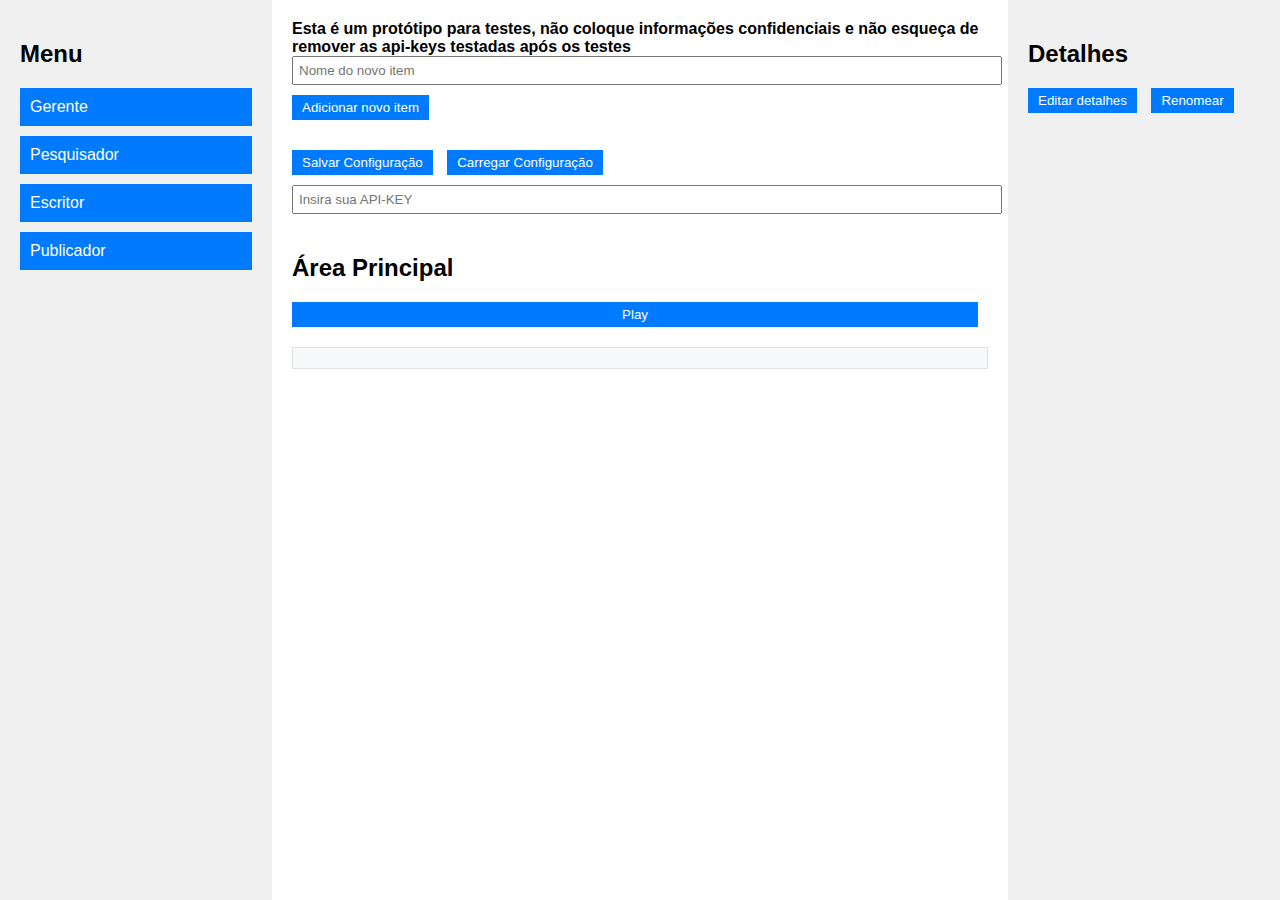
<file: index.html>
<!DOCTYPE html>
<html lang="pt-BR">
<head>
    <meta charset="UTF-8">
    <meta name="viewport" content="width=device-width, initial-scale=1.0">
    <title>Agentes IMG²</title>
    <style>
        body {
            font-family: Arial, sans-serif;
            margin: 0;
            padding: 0;
            display: flex;
            height: 100vh;
        }
        .menu, .details {
            width: 20%;
            background-color: #f0f0f0;
            padding: 20px;
            overflow-y: auto;
        }
        .main-area {
            width: 60%;
            padding: 20px;
            display: flex;
            flex-direction: column;
            overflow-y: auto;
        }
        .menu-item {
            margin: 10px 0;
            padding: 10px;
            background-color: #007bff;
            color: white;
            cursor: move;
        }
        .dropped-item {
            display: inline-block;
            margin: 10px;
            padding: 10px;
            background-color: #28a745;
            color: white;
            cursor: move;
        }
        .remove-btn {
            margin-left: 5px;
            color: red;
            cursor: pointer;
        }
        #newItemForm, #editForm, #renameForm {
            margin-bottom: 20px;
        }
        #newItemInput, #editInput, #renameInput {
            width: 100%;
            padding: 5px;
            margin-bottom: 10px;
        }
        button {
            padding: 5px 10px;
            background-color: #007bff;
            color: white;
            border: none;
            cursor: pointer;
            margin-right: 10px;
        }
        #editForm, #renameForm {
            display: none;
        }
        #playArea {
            margin-top: 20px;
            padding: 10px;
            background-color: #f8f9fa;
            border: 1px solid #dee2e6;
        }
        .play-item {
            border: 1px solid #ddd;
            padding: 10px;
            margin-bottom: 10px;
        }
        .gpt-response {
            background-color: #f0f0f0;
            padding: 10px;
            margin-top: 10px;
            border-radius: 5px;
        }
        .action-buttons {
            margin-top: 10px;
            margin-bottom: 10px;
        }
        .action-buttons button {
            margin-right: 10px;
        }
        .api-key-form {
            margin-bottom: 20px;
        }

        .api-key-form input {
            width: 100%;
            padding: 5px;
        }
    </style>
</head>
<body>
    <div class="menu" id="menu">
        <h2>Menu</h2>
        <div id="menuItems">
            <div class="menu-item" draggable="true">Gerente</div>
            <div class="menu-item" draggable="true">Pesquisador</div>
            <div class="menu-item" draggable="true">Escritor</div>
            <div class="menu-item" draggable="true">Publicador</div>
        </div>
    </div>
    
    <div class="main-area" id="mainArea">
        <b>Esta é um protótipo para testes, não coloque informações confidenciais e não esqueça de remover as api-keys testadas após os testes</b>
        <form id="newItemForm">
            <input type="text" id="newItemInput" placeholder="Nome do novo item">
            <button type="submit">Adicionar novo item</button>
        </form>
        <div class="action-buttons">
            <button id="saveButton">Salvar Configuração</button>
            <button id="loadButton">Carregar Configuração</button>
        </div>
        <div class="api-key-form">
            <input type="password" id="apiKeyInput" placeholder="Insira sua API-KEY">
        </div>
        <h2>Área Principal</h2>
        <div id="droppedItems"></div>
        <button id="playButton">Play</button>
        <div id="playArea"></div>
    </div>
    
    <div class="details" id="details">
        <h2>Detalhes</h2>
        <p id="itemDetails"></p>
        <button id="editButton">Editar detalhes</button>
        <button id="renameButton">Renomear</button>
        <form id="editForm">
            <textarea id="editInput" rows="4"></textarea>
            <button type="submit">Salvar</button>
        </form>
        <form id="renameForm">
            <input type="text" id="renameInput" placeholder="Novo nome">
            <button type="submit">Salvar nome</button>
        </form>
    </div>
    <script>
        const menu = document.getElementById('menu');
        const menuItems = document.getElementById('menuItems');
        const mainArea = document.getElementById('mainArea');
        const droppedItems = document.getElementById('droppedItems');
        const itemDetails = document.getElementById('itemDetails');
        const newItemForm = document.getElementById('newItemForm');
        const newItemInput = document.getElementById('newItemInput');
        const editButton = document.getElementById('editButton');
        const editForm = document.getElementById('editForm');
        const editInput = document.getElementById('editInput');
        const renameButton = document.getElementById('renameButton');
        const renameForm = document.getElementById('renameForm');
        const renameInput = document.getElementById('renameInput');
        const playButton = document.getElementById('playButton');
        const playArea = document.getElementById('playArea');
        const saveButton = document.getElementById('saveButton');
        const loadButton = document.getElementById('loadButton');
        const apiKeyInput = document.getElementById('apiKeyInput');

        let selectedItem = null;
        let dragSrcEl = null;
        let apiKey = '';

        function createMenuItem(text) {
            const newItem = document.createElement('div');
            newItem.className = 'menu-item';
            newItem.draggable = true;
            newItem.textContent = text;
            newItem.addEventListener('dragstart', function(e) {
                e.dataTransfer.setData('text/plain', text);
            });
            return newItem;
        }
        newItemForm.addEventListener('submit', function(e) {
            e.preventDefault();
            const newItemName = newItemInput.value.trim();
            if (newItemName) {
                const newItem = createMenuItem(newItemName);
                menuItems.appendChild(newItem);
                newItemInput.value = '';
            }
        });

        mainArea.addEventListener('dragover', function(e) {
            e.preventDefault();
        });

        mainArea.addEventListener('drop', function(e) {
            e.preventDefault();
            const data = e.dataTransfer.getData('text');
            const newItem = createDroppedItem(data);
            droppedItems.appendChild(newItem);
        });

        function createDroppedItem(data) {
            const newItem = document.createElement('div');
            newItem.className = 'dropped-item';
            newItem.textContent = data;
            newItem.details = `Fale uma palavra sobre: "${data}". `;
            newItem.originalDetails = newItem.details;
            newItem.draggable = true;
            
            const removeBtn = document.createElement('span');
            removeBtn.textContent = ' ×';
            removeBtn.className = 'remove-btn';
            removeBtn.onclick = function(event) {
                event.stopPropagation();
                droppedItems.removeChild(newItem);
                itemDetails.textContent = '';
                editButton.style.display = 'none';
                editForm.style.display = 'none';
                renameButton.style.display = 'none';
                renameForm.style.display = 'none';
                selectedItem = null;
            };
            
            newItem.appendChild(removeBtn);
            newItem.onclick = function() {
                selectedItem = newItem;
                itemDetails.textContent = newItem.details;
                editButton.style.display = 'block';
                renameButton.style.display = 'block';
                editForm.style.display = 'none';
                renameForm.style.display = 'none';
            };

            newItem.addEventListener('dragstart', dragStart);
            newItem.addEventListener('dragover', dragOver);
            newItem.addEventListener('drop', drop);
            newItem.addEventListener('dragend', dragEnd);
            
            return newItem;
        }

        function dragStart(e) {
            this.style.opacity = '0.4';
            dragSrcEl = this;
            e.dataTransfer.effectAllowed = 'move';
            e.dataTransfer.setData('text/html', this.innerHTML);
        }

        function dragOver(e) {
            e.preventDefault();
            e.dataTransfer.dropEffect = 'move';
            return false;
        }

        function drop(e) {
            e.stopPropagation();
            e.preventDefault();
            if (dragSrcEl !== this) {
                dragSrcEl.innerHTML = this.innerHTML;
                this.innerHTML = e.dataTransfer.getData('text/html');
                let tempDetails = dragSrcEl.details;
                let tempOriginalDetails = dragSrcEl.originalDetails;
                dragSrcEl.details = this.details;
                dragSrcEl.originalDetails = this.originalDetails;
                this.details = tempDetails;
                this.originalDetails = tempOriginalDetails;
                
                updateEventListeners(dragSrcEl);
                updateEventListeners(this);
                
                if (selectedItem === dragSrcEl) {
                    selectedItem = this;
                    itemDetails.textContent = this.details;
                } else if (selectedItem === this) {
                    selectedItem = dragSrcEl;
                    itemDetails.textContent = dragSrcEl.details;
                }
            }
            
            return false;
        }

        function dragEnd() {
            this.style.opacity = '1';
        }

        function updateEventListeners(item) {
            item.onclick = function() {
                selectedItem = item;
                itemDetails.textContent = item.details;
                editButton.style.display = 'block';
                renameButton.style.display = 'block';
                editForm.style.display = 'none';
                renameForm.style.display = 'none';
            };
            
            item.querySelector('.remove-btn').onclick = function(event) {
                event.stopPropagation();
                droppedItems.removeChild(item);
                itemDetails.textContent = '';
                editButton.style.display = 'none';
                editForm.style.display = 'none';
                renameButton.style.display = 'none';
                renameForm.style.display = 'none';
                selectedItem = null;
            };
        }

        editButton.addEventListener('click', function() {
            if (selectedItem) {
                editInput.value = selectedItem.details;
                editForm.style.display = 'block';
                renameForm.style.display = 'none';
                editButton.style.display = 'none';
                renameButton.style.display = 'none';
            }
        });

        editForm.addEventListener('submit', function(e) {
            e.preventDefault();
            if (selectedItem) {
                selectedItem.details = editInput.value;
                selectedItem.originalDetails = editInput.value;
                itemDetails.textContent = selectedItem.details;
                editForm.style.display = 'none';
                editButton.style.display = 'block';
                renameButton.style.display = 'block';
            }
        });

        renameButton.addEventListener('click', function() {
            if (selectedItem) {
                renameInput.value = selectedItem.textContent.replace('×', '').trim();
                renameForm.style.display = 'block';
                editForm.style.display = 'none';
                editButton.style.display = 'none';
                renameButton.style.display = 'none';
            }
        });

        renameForm.addEventListener('submit', function(e) {
            e.preventDefault();
            if (selectedItem) {
                const newName = renameInput.value.trim();
                if (newName) {
                    selectedItem.textContent = newName;
                    selectedItem.appendChild(selectedItem.querySelector('.remove-btn'));
                    selectedItem.details = selectedItem.details.replace(/dentro do\(a\) "[^"]+"/,
                                                                       `dentro do(a) "${newName}"`);
                    selectedItem.originalDetails = selectedItem.originalDetails.replace(/dentro do\(a\) "[^"]+"/,
                                                                                        `dentro do(a) "${newName}"`);
                    itemDetails.textContent = selectedItem.details;
                    renameForm.style.display = 'none';
                    editButton.style.display = 'block';
                    renameButton.style.display = 'block';
                }
            }
        });

        playButton.addEventListener('click', async function() {
            const items = droppedItems.querySelectorAll('.dropped-item');
            playArea.innerHTML = '';
            
            let previousResponse = '';

            for (let i = 0; i < items.length; i++) {
                const item = items[i];
                const playItem = document.createElement('div');
                playItem.className = 'play-item';
                
                let prompt = item.originalDetails; // Use originalDetails instead of details
                if (previousResponse) {
                    prompt += ` Considere que a resposta anterior foi: "${previousResponse}".`;
                }
                const itemContent = document.createElement('p');
                itemContent.textContent = `${item.textContent.replace('×', '')}: ${prompt}`;
                playItem.appendChild(itemContent);
                
                const gptResponse = document.createElement('div');
                gptResponse.className = 'gpt-response';
                gptResponse.textContent = 'Consultando GPT-4...';
                playItem.appendChild(gptResponse);
                
                playArea.appendChild(playItem);
                try {
                    const response = await fetchGPT4Response(prompt);
                    gptResponse.textContent = response;
                    previousResponse = response;
                } catch (error) {
                    gptResponse.textContent = 'Erro ao consultar GPT-4: ' + error.message;
                    previousResponse = '';
                }
            }
            
            if (items.length === 0) {
                playArea.textContent = 'Nenhum item para reproduzir.';
            }
        });

        async function fetchGPT4Response(prompt) {
            // Salve a API-KEY no localStorage
            localStorage.setItem('apiKey', apiKey);
            const API_URL = 'https://api.openai.com/v1/chat/completions';

            const response = await fetch(API_URL, {
                method: 'POST',
                headers: {
                    'Content-Type': 'application/json',
                    'Authorization': `Bearer ${apiKey}`
                },
                body: JSON.stringify({
                    model: "gpt-4o-mini",
                    temperature: 1.5,
                    messages: [
                        {role: "system", content: "Você é um assistente útil que responde perguntas sobre ambientes e objetos."},
                        {role: "user", content: prompt}
                    ],
                    max_tokens: 16_384
                })
            });

            if (!response.ok) {
                throw new Error(`HTTP error! status: ${response.status}`);
            }

            const data = await response.json();
            return data.choices[0].message.content.trim();
        }

        document.querySelectorAll('.menu-item').forEach(item => {
            item.addEventListener('dragstart', function(e) {
                e.dataTransfer.setData('text/plain', item.textContent);
            });
        });

        saveButton.addEventListener('click', saveConfiguration);
        loadButton.addEventListener('click', loadConfiguration);

        function saveConfiguration() {
            const items = Array.from(droppedItems.querySelectorAll('.dropped-item')).map(item => ({
                text: item.textContent.replace('×', '').trim(),
                details: item.details,
                originalDetails: item.originalDetails
            }));
            
            localStorage.setItem('savedConfiguration', JSON.stringify(items));
            //alert('Configuração salva com sucesso!');
        }

        function loadConfiguration() {
            const savedConfig = localStorage.getItem('savedConfiguration');
            if (savedConfig) {
                const items = JSON.parse(savedConfig);
                droppedItems.innerHTML = '';
                items.forEach(item => {
                    const newItem = createDroppedItem(item.text);
                    newItem.details = item.details;
                    newItem.originalDetails = item.originalDetails;
                    droppedItems.appendChild(newItem);
                });
                //alert('Configuração carregada com sucesso!');
            } else {
                alert('Nenhuma configuração salva encontrada.');
            }
        }

        apiKeyInput.addEventListener('blur', function() {
            const newApiKey = apiKeyInput.value.trim();
            if (newApiKey && newApiKey !== apiKey) {
                apiKey = newApiKey;
                //alert('API-KEY atualizada com sucesso!');
            } else if (!newApiKey) {
                alert('Por favor, insira uma API-KEY válida.');
            }
        });

        // Adicione esta função para carregar a API-KEY salva quando a página for carregada
        function loadApiKey() {
            const savedApiKey = localStorage.getItem('apiKey');
            if (savedApiKey) {
                apiKey = savedApiKey;
                apiKeyInput.value = savedApiKey;
            }
        }

        

        // Chame esta função quando a página for carregada
        document.addEventListener('DOMContentLoaded', loadApiKey);
    </script>
</body>
</html>
</file>
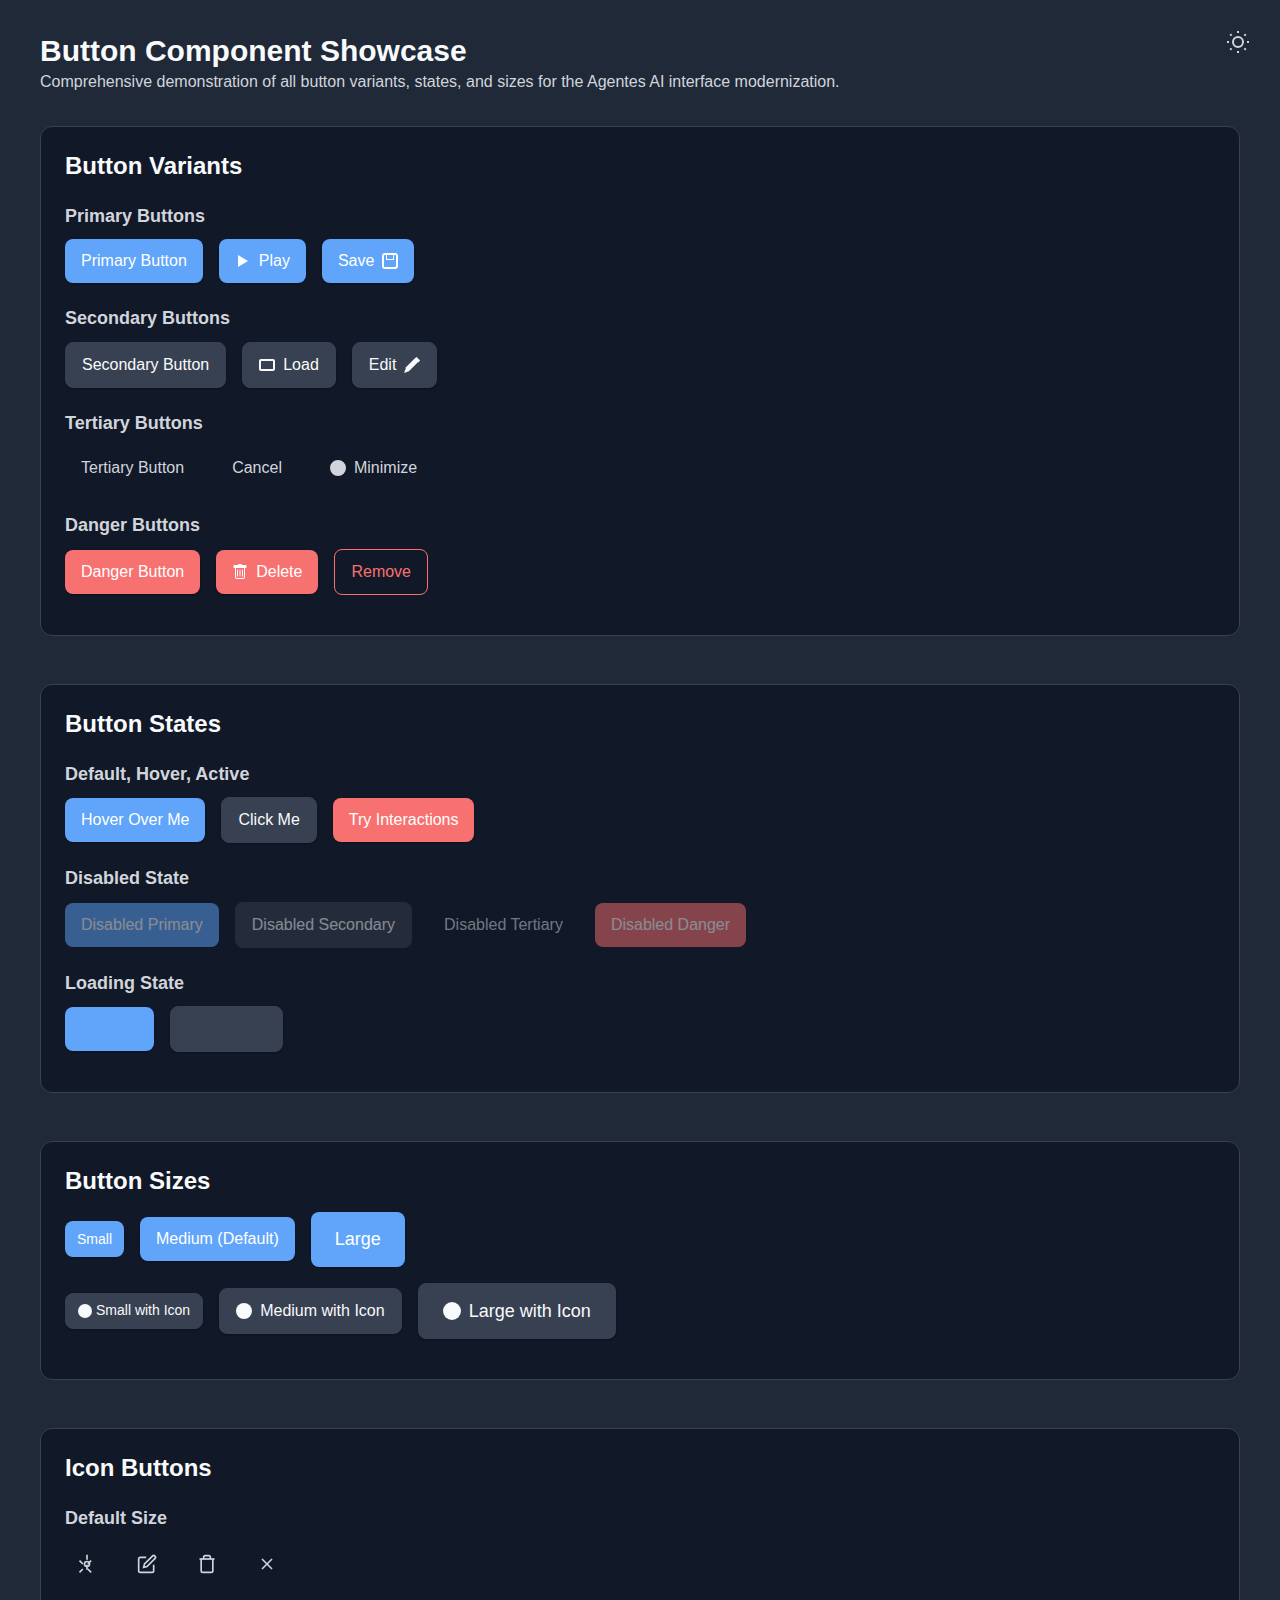
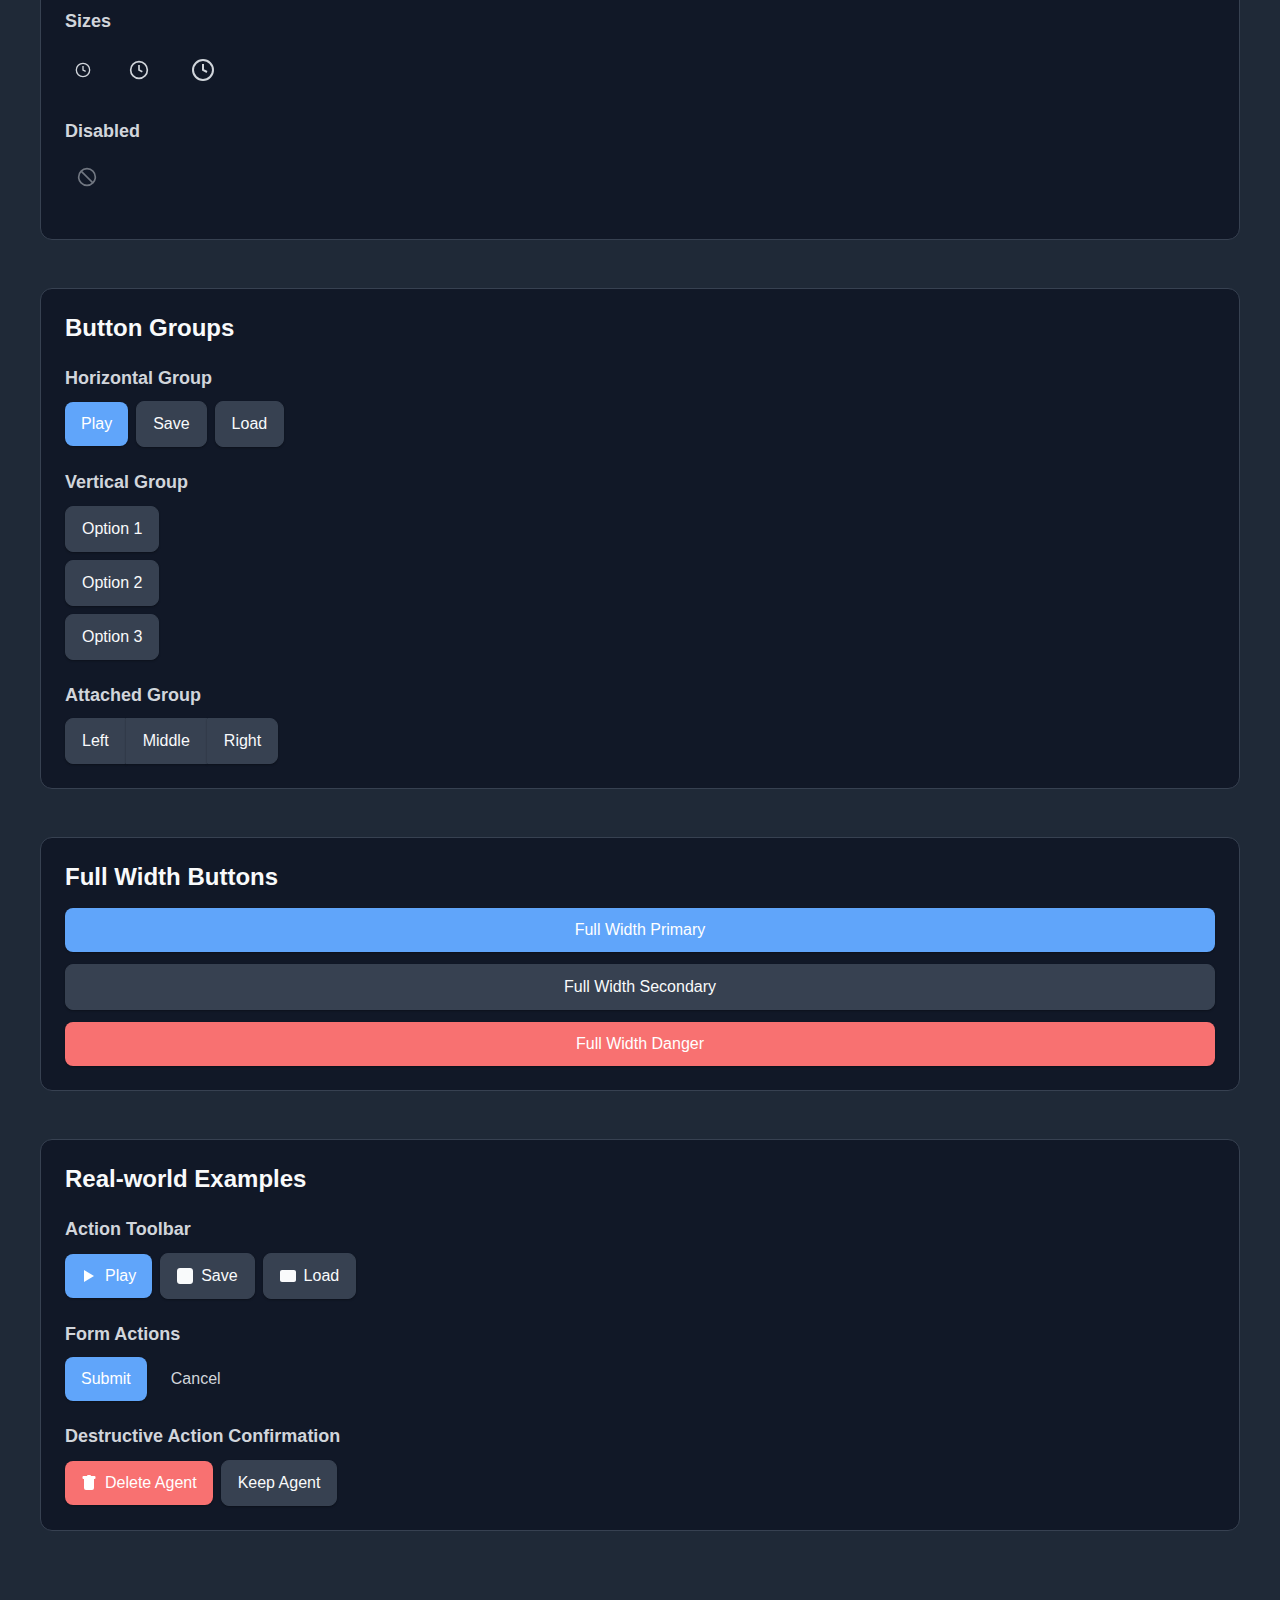
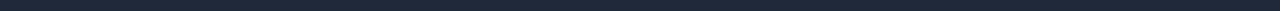
<file: demos/button-showcase.html>
<!DOCTYPE html>
<html lang="pt-BR">
<head>
    <meta charset="UTF-8">
    <meta name="viewport" content="width=device-width, initial-scale=1.0">
    <title>Button Component Showcase - Agentes AI</title>
    <link rel="stylesheet" href="../css/design-system.css">
    <link rel="stylesheet" href="../css/components/button.css">
    <style>
        body {
            padding: var(--spacing-8);
            max-width: 1200px;
            margin: 0 auto;
        }
        
        .showcase-section {
            margin-bottom: var(--spacing-12);
            padding: var(--spacing-6);
            background: var(--color-bg-primary);
            border-radius: var(--radius-lg);
            border: 1px solid var(--color-border);
        }
        
        .showcase-section h2 {
            margin-bottom: var(--spacing-4);
            color: var(--color-text-primary);
        }
        
        .showcase-section h3 {
            margin-top: var(--spacing-6);
            margin-bottom: var(--spacing-3);
            color: var(--color-text-secondary);
            font-size: var(--font-size-lg);
        }
        
        .button-row {
            display: flex;
            gap: var(--spacing-4);
            margin-bottom: var(--spacing-4);
            flex-wrap: wrap;
            align-items: center;
        }
        
        .demo-grid {
            display: grid;
            grid-template-columns: repeat(auto-fit, minmax(200px, 1fr));
            gap: var(--spacing-4);
            margin-bottom: var(--spacing-4);
        }
        
        .code-block {
            background: var(--color-bg-tertiary);
            padding: var(--spacing-3);
            border-radius: var(--radius-base);
            font-family: var(--font-family-mono);
            font-size: var(--font-size-sm);
            overflow-x: auto;
            margin-top: var(--spacing-2);
        }
        
        .theme-toggle-demo {
            position: fixed;
            top: var(--spacing-4);
            right: var(--spacing-4);
        }
    </style>
</head>
<body>
    <button class="icon-btn icon-btn--lg theme-toggle-demo" id="themeToggle" aria-label="Toggle theme">
        <svg width="24" height="24" viewBox="0 0 24 24" fill="none" stroke="currentColor" stroke-width="2">
            <circle cx="12" cy="12" r="5"/>
            <line x1="12" y1="1" x2="12" y2="3"/>
            <line x1="12" y1="21" x2="12" y2="23"/>
            <line x1="4.22" y1="4.22" x2="5.64" y2="5.64"/>
            <line x1="18.36" y1="18.36" x2="19.78" y2="19.78"/>
            <line x1="1" y1="12" x2="3" y2="12"/>
            <line x1="21" y1="12" x2="23" y2="12"/>
            <line x1="4.22" y1="19.78" x2="5.64" y2="18.36"/>
            <line x1="18.36" y1="5.64" x2="19.78" y2="4.22"/>
        </svg>
    </button>

    <h1>Button Component Showcase</h1>
    <p style="color: var(--color-text-secondary); margin-bottom: var(--spacing-8);">
        Comprehensive demonstration of all button variants, states, and sizes for the Agentes AI interface modernization.
    </p>

    <!-- Button Variants -->
    <section class="showcase-section">
        <h2>Button Variants</h2>
        
        <h3>Primary Buttons</h3>
        <div class="button-row">
            <button class="btn btn--primary">
                <span class="btn__text">Primary Button</span>
            </button>
            <button class="btn btn--primary">
                <span class="btn__icon">
                    <svg width="16" height="16" viewBox="0 0 16 16" fill="currentColor">
                        <path d="M3 2l10 6-10 6V2z"/>
                    </svg>
                </span>
                <span class="btn__text">Play</span>
            </button>
            <button class="btn btn--primary">
                <span class="btn__text">Save</span>
                <span class="btn__icon">
                    <svg width="16" height="16" viewBox="0 0 16 16" fill="currentColor">
                        <path d="M13 0H3C1.3 0 0 1.3 0 3v10c0 1.7 1.3 3 3 3h10c1.7 0 3-1.3 3-3V3c0-1.7-1.3-3-3-3zM11 2v4H5V2h6zM3 14c-.6 0-1-.4-1-1V3c0-.6.4-1 1-1h1v5h8V2h1c.6 0 1 .4 1 1v10c0 .6-.4 1-1 1H3z"/>
                    </svg>
                </span>
            </button>
        </div>
        
        <h3>Secondary Buttons</h3>
        <div class="button-row">
            <button class="btn btn--secondary">
                <span class="btn__text">Secondary Button</span>
            </button>
            <button class="btn btn--secondary">
                <span class="btn__icon">
                    <svg width="16" height="16" viewBox="0 0 16 16" fill="currentColor">
                        <path d="M14 2H2C.9 2 0 2.9 0 4v8c0 1.1.9 2 2 2h12c1.1 0 2-.9 2-2V4c0-1.1-.9-2-2-2zm0 10H2V4h12v8z"/>
                    </svg>
                </span>
                <span class="btn__text">Load</span>
            </button>
            <button class="btn btn--secondary">
                <span class="btn__text">Edit</span>
                <span class="btn__icon">
                    <svg width="16" height="16" viewBox="0 0 16 16" fill="currentColor">
                        <path d="M12.854.146a.5.5 0 0 0-.707 0L10.5 1.793 14.207 5.5l1.647-1.646a.5.5 0 0 0 0-.708l-3-3zm-11 11L0 16l4.854-1.854 9.5-9.5L10.647 1.5l-9.5 9.5z"/>
                    </svg>
                </span>
            </button>
        </div>
        
        <h3>Tertiary Buttons</h3>
        <div class="button-row">
            <button class="btn btn--tertiary">
                <span class="btn__text">Tertiary Button</span>
            </button>
            <button class="btn btn--tertiary">
                <span class="btn__text">Cancel</span>
            </button>
            <button class="btn btn--tertiary">
                <span class="btn__icon">
                    <svg width="16" height="16" viewBox="0 0 16 16" fill="currentColor">
                        <path d="M8 0a8 8 0 1 0 0 16A8 8 0 0 0 8 0zm3.5 7.5h-7a.5.5 0 0 0 0 1h7a.5.5 0 0 0 0-1z"/>
                    </svg>
                </span>
                <span class="btn__text">Minimize</span>
            </button>
        </div>
        
        <h3>Danger Buttons</h3>
        <div class="button-row">
            <button class="btn btn--danger">
                <span class="btn__text">Danger Button</span>
            </button>
            <button class="btn btn--danger">
                <span class="btn__icon">
                    <svg width="16" height="16" viewBox="0 0 16 16" fill="currentColor">
                        <path d="M5.5 5.5A.5.5 0 0 1 6 6v6a.5.5 0 0 1-1 0V6a.5.5 0 0 1 .5-.5zm2.5 0a.5.5 0 0 1 .5.5v6a.5.5 0 0 1-1 0V6a.5.5 0 0 1 .5-.5zm3 .5a.5.5 0 0 0-1 0v6a.5.5 0 0 0 1 0V6z"/>
                        <path d="M14.5 3a1 1 0 0 1-1 1H13v9a2 2 0 0 1-2 2H5a2 2 0 0 1-2-2V4h-.5a1 1 0 0 1-1-1V2a1 1 0 0 1 1-1H6a1 1 0 0 1 1-1h2a1 1 0 0 1 1 1h3.5a1 1 0 0 1 1 1v1zM4.118 4 4 4.059V13a1 1 0 0 0 1 1h6a1 1 0 0 0 1-1V4.059L11.882 4H4.118zM2.5 3V2h11v1h-11z"/>
                    </svg>
                </span>
                <span class="btn__text">Delete</span>
            </button>
            <button class="btn btn--danger-outline">
                <span class="btn__text">Remove</span>
            </button>
        </div>
    </section>

    <!-- Button States -->
    <section class="showcase-section">
        <h2>Button States</h2>
        
        <h3>Default, Hover, Active</h3>
        <div class="button-row">
            <button class="btn btn--primary">
                <span class="btn__text">Hover Over Me</span>
            </button>
            <button class="btn btn--secondary">
                <span class="btn__text">Click Me</span>
            </button>
            <button class="btn btn--danger">
                <span class="btn__text">Try Interactions</span>
            </button>
        </div>
        
        <h3>Disabled State</h3>
        <div class="button-row">
            <button class="btn btn--primary" disabled>
                <span class="btn__text">Disabled Primary</span>
            </button>
            <button class="btn btn--secondary" disabled>
                <span class="btn__text">Disabled Secondary</span>
            </button>
            <button class="btn btn--tertiary" disabled>
                <span class="btn__text">Disabled Tertiary</span>
            </button>
            <button class="btn btn--danger" disabled>
                <span class="btn__text">Disabled Danger</span>
            </button>
        </div>
        
        <h3>Loading State</h3>
        <div class="button-row">
            <button class="btn btn--primary btn--loading">
                <span class="btn__text">Loading</span>
                <span class="btn__spinner">
                    <svg width="16" height="16" viewBox="0 0 16 16" fill="none" stroke="currentColor" stroke-width="2">
                        <circle cx="8" cy="8" r="6" stroke-dasharray="30" stroke-dashoffset="10"/>
                    </svg>
                </span>
            </button>
            <button class="btn btn--secondary btn--loading">
                <span class="btn__text">Processing</span>
                <span class="btn__spinner">
                    <svg width="16" height="16" viewBox="0 0 16 16" fill="none" stroke="currentColor" stroke-width="2">
                        <circle cx="8" cy="8" r="6" stroke-dasharray="30" stroke-dashoffset="10"/>
                    </svg>
                </span>
            </button>
        </div>
    </section>

    <!-- Button Sizes -->
    <section class="showcase-section">
        <h2>Button Sizes</h2>
        
        <div class="button-row">
            <button class="btn btn--primary btn--sm">
                <span class="btn__text">Small</span>
            </button>
            <button class="btn btn--primary btn--md">
                <span class="btn__text">Medium (Default)</span>
            </button>
            <button class="btn btn--primary btn--lg">
                <span class="btn__text">Large</span>
            </button>
        </div>
        
        <div class="button-row">
            <button class="btn btn--secondary btn--sm">
                <span class="btn__icon">
                    <svg width="14" height="14" viewBox="0 0 16 16" fill="currentColor">
                        <path d="M8 0a8 8 0 1 0 0 16A8 8 0 0 0 8 0z"/>
                    </svg>
                </span>
                <span class="btn__text">Small with Icon</span>
            </button>
            <button class="btn btn--secondary btn--md">
                <span class="btn__icon">
                    <svg width="16" height="16" viewBox="0 0 16 16" fill="currentColor">
                        <path d="M8 0a8 8 0 1 0 0 16A8 8 0 0 0 8 0z"/>
                    </svg>
                </span>
                <span class="btn__text">Medium with Icon</span>
            </button>
            <button class="btn btn--secondary btn--lg">
                <span class="btn__icon">
                    <svg width="18" height="18" viewBox="0 0 16 16" fill="currentColor">
                        <path d="M8 0a8 8 0 1 0 0 16A8 8 0 0 0 8 0z"/>
                    </svg>
                </span>
                <span class="btn__text">Large with Icon</span>
            </button>
        </div>
    </section>

    <!-- Icon Buttons -->
    <section class="showcase-section">
        <h2>Icon Buttons</h2>
        
        <h3>Default Size</h3>
        <div class="button-row">
            <button class="icon-btn" aria-label="Settings">
                <svg width="20" height="20" viewBox="0 0 24 24" fill="none" stroke="currentColor" stroke-width="2">
                    <circle cx="12" cy="12" r="3"/>
                    <path d="M12 1v6m0 6v6m-5-7l-4-4m14 0l-4 4m-6 6l-4 4m14 0l-4-4"/>
                </svg>
            </button>
            <button class="icon-btn" aria-label="Edit">
                <svg width="20" height="20" viewBox="0 0 24 24" fill="none" stroke="currentColor" stroke-width="2">
                    <path d="M11 4H4a2 2 0 0 0-2 2v14a2 2 0 0 0 2 2h14a2 2 0 0 0 2-2v-7"/>
                    <path d="M18.5 2.5a2.121 2.121 0 0 1 3 3L12 15l-4 1 1-4 9.5-9.5z"/>
                </svg>
            </button>
            <button class="icon-btn" aria-label="Delete">
                <svg width="20" height="20" viewBox="0 0 24 24" fill="none" stroke="currentColor" stroke-width="2">
                    <polyline points="3 6 5 6 21 6"/>
                    <path d="M19 6v14a2 2 0 0 1-2 2H7a2 2 0 0 1-2-2V6m3 0V4a2 2 0 0 1 2-2h4a2 2 0 0 1 2 2v2"/>
                </svg>
            </button>
            <button class="icon-btn" aria-label="Close">
                <svg width="20" height="20" viewBox="0 0 24 24" fill="none" stroke="currentColor" stroke-width="2">
                    <line x1="18" y1="6" x2="6" y2="18"/>
                    <line x1="6" y1="6" x2="18" y2="18"/>
                </svg>
            </button>
        </div>
        
        <h3>Sizes</h3>
        <div class="button-row">
            <button class="icon-btn icon-btn--sm" aria-label="Small icon button">
                <svg width="16" height="16" viewBox="0 0 24 24" fill="none" stroke="currentColor" stroke-width="2">
                    <circle cx="12" cy="12" r="10"/>
                    <polyline points="12 6 12 12 16 14"/>
                </svg>
            </button>
            <button class="icon-btn" aria-label="Medium icon button">
                <svg width="20" height="20" viewBox="0 0 24 24" fill="none" stroke="currentColor" stroke-width="2">
                    <circle cx="12" cy="12" r="10"/>
                    <polyline points="12 6 12 12 16 14"/>
                </svg>
            </button>
            <button class="icon-btn icon-btn--lg" aria-label="Large icon button">
                <svg width="24" height="24" viewBox="0 0 24 24" fill="none" stroke="currentColor" stroke-width="2">
                    <circle cx="12" cy="12" r="10"/>
                    <polyline points="12 6 12 12 16 14"/>
                </svg>
            </button>
        </div>
        
        <h3>Disabled</h3>
        <div class="button-row">
            <button class="icon-btn" aria-label="Disabled icon button" disabled>
                <svg width="20" height="20" viewBox="0 0 24 24" fill="none" stroke="currentColor" stroke-width="2">
                    <circle cx="12" cy="12" r="10"/>
                    <line x1="4.93" y1="4.93" x2="19.07" y2="19.07"/>
                </svg>
            </button>
        </div>
    </section>

    <!-- Button Groups -->
    <section class="showcase-section">
        <h2>Button Groups</h2>
        
        <h3>Horizontal Group</h3>
        <div class="button-group">
            <button class="btn btn--primary">
                <span class="btn__text">Play</span>
            </button>
            <button class="btn btn--secondary">
                <span class="btn__text">Save</span>
            </button>
            <button class="btn btn--secondary">
                <span class="btn__text">Load</span>
            </button>
        </div>
        
        <h3>Vertical Group</h3>
        <div class="button-group button-group--vertical" style="max-width: 300px;">
            <button class="btn btn--secondary">
                <span class="btn__text">Option 1</span>
            </button>
            <button class="btn btn--secondary">
                <span class="btn__text">Option 2</span>
            </button>
            <button class="btn btn--secondary">
                <span class="btn__text">Option 3</span>
            </button>
        </div>
        
        <h3>Attached Group</h3>
        <div class="button-group button-group--attached">
            <button class="btn btn--secondary">
                <span class="btn__text">Left</span>
            </button>
            <button class="btn btn--secondary">
                <span class="btn__text">Middle</span>
            </button>
            <button class="btn btn--secondary">
                <span class="btn__text">Right</span>
            </button>
        </div>
    </section>

    <!-- Full Width Buttons -->
    <section class="showcase-section">
        <h2>Full Width Buttons</h2>
        
        <button class="btn btn--primary btn--block" style="margin-bottom: var(--spacing-3);">
            <span class="btn__text">Full Width Primary</span>
        </button>
        <button class="btn btn--secondary btn--block" style="margin-bottom: var(--spacing-3);">
            <span class="btn__text">Full Width Secondary</span>
        </button>
        <button class="btn btn--danger btn--block">
            <span class="btn__text">Full Width Danger</span>
        </button>
    </section>

    <!-- Real-world Examples -->
    <section class="showcase-section">
        <h2>Real-world Examples</h2>
        
        <h3>Action Toolbar</h3>
        <div class="button-group">
            <button class="btn btn--primary">
                <span class="btn__icon">
                    <svg width="16" height="16" viewBox="0 0 16 16" fill="currentColor">
                        <path d="M3 2l10 6-10 6V2z"/>
                    </svg>
                </span>
                <span class="btn__text">Play</span>
            </button>
            <button class="btn btn--secondary">
                <span class="btn__icon">
                    <svg width="16" height="16" viewBox="0 0 16 16" fill="currentColor">
                        <path d="M13 0H3C1.3 0 0 1.3 0 3v10c0 1.7 1.3 3 3 3h10c1.7 0 3-1.3 3-3V3c0-1.7-1.3-3-3-3z"/>
                    </svg>
                </span>
                <span class="btn__text">Save</span>
            </button>
            <button class="btn btn--secondary">
                <span class="btn__icon">
                    <svg width="16" height="16" viewBox="0 0 16 16" fill="currentColor">
                        <path d="M14 2H2C.9 2 0 2.9 0 4v8c0 1.1.9 2 2 2h12c1.1 0 2-.9 2-2V4c0-1.1-.9-2-2-2z"/>
                    </svg>
                </span>
                <span class="btn__text">Load</span>
            </button>
        </div>
        
        <h3 style="margin-top: var(--spacing-6);">Form Actions</h3>
        <div class="button-group">
            <button class="btn btn--primary">
                <span class="btn__text">Submit</span>
            </button>
            <button class="btn btn--tertiary">
                <span class="btn__text">Cancel</span>
            </button>
        </div>
        
        <h3 style="margin-top: var(--spacing-6);">Destructive Action Confirmation</h3>
        <div class="button-group">
            <button class="btn btn--danger">
                <span class="btn__icon">
                    <svg width="16" height="16" viewBox="0 0 16 16" fill="currentColor">
                        <path d="M5.5 5.5A.5.5 0 0 1 6 6v6a.5.5 0 0 1-1 0V6a.5.5 0 0 1 .5-.5zm2.5 0a.5.5 0 0 1 .5.5v6a.5.5 0 0 1-1 0V6a.5.5 0 0 1 .5-.5zm3 .5a.5.5 0 0 0-1 0v6a.5.5 0 0 0 1 0V6z"/>
                        <path d="M14.5 3a1 1 0 0 1-1 1H13v9a2 2 0 0 1-2 2H5a2 2 0 0 1-2-2V4h-.5a1 1 0 0 1-1-1V2a1 1 0 0 1 1-1H6a1 1 0 0 1 1-1h2a1 1 0 0 1 1 1h3.5a1 1 0 0 1 1 1v1z"/>
                    </svg>
                </span>
                <span class="btn__text">Delete Agent</span>
            </button>
            <button class="btn btn--secondary">
                <span class="btn__text">Keep Agent</span>
            </button>
        </div>
    </section>

    <script>
        // Theme toggle functionality
        const themeToggle = document.getElementById('themeToggle');
        const html = document.documentElement;
        
        // Check for saved theme preference or default to 'light'
        const currentTheme = localStorage.getItem('theme') || 'light';
        html.setAttribute('data-theme', currentTheme);
        
        themeToggle.addEventListener('click', () => {
            const theme = html.getAttribute('data-theme');
            const newTheme = theme === 'light' ? 'dark' : 'light';
            html.setAttribute('data-theme', newTheme);
            localStorage.setItem('theme', newTheme);
        });
        
        // Demo: Show loading state on button click
        document.querySelectorAll('.btn:not(.btn--loading):not([disabled])').forEach(btn => {
            btn.addEventListener('click', function(e) {
                if (!this.classList.contains('btn--loading')) {
                    console.log('Button clicked:', this.textContent.trim());
                }
            });
        });
    </script>
</body>
</html>
</file>
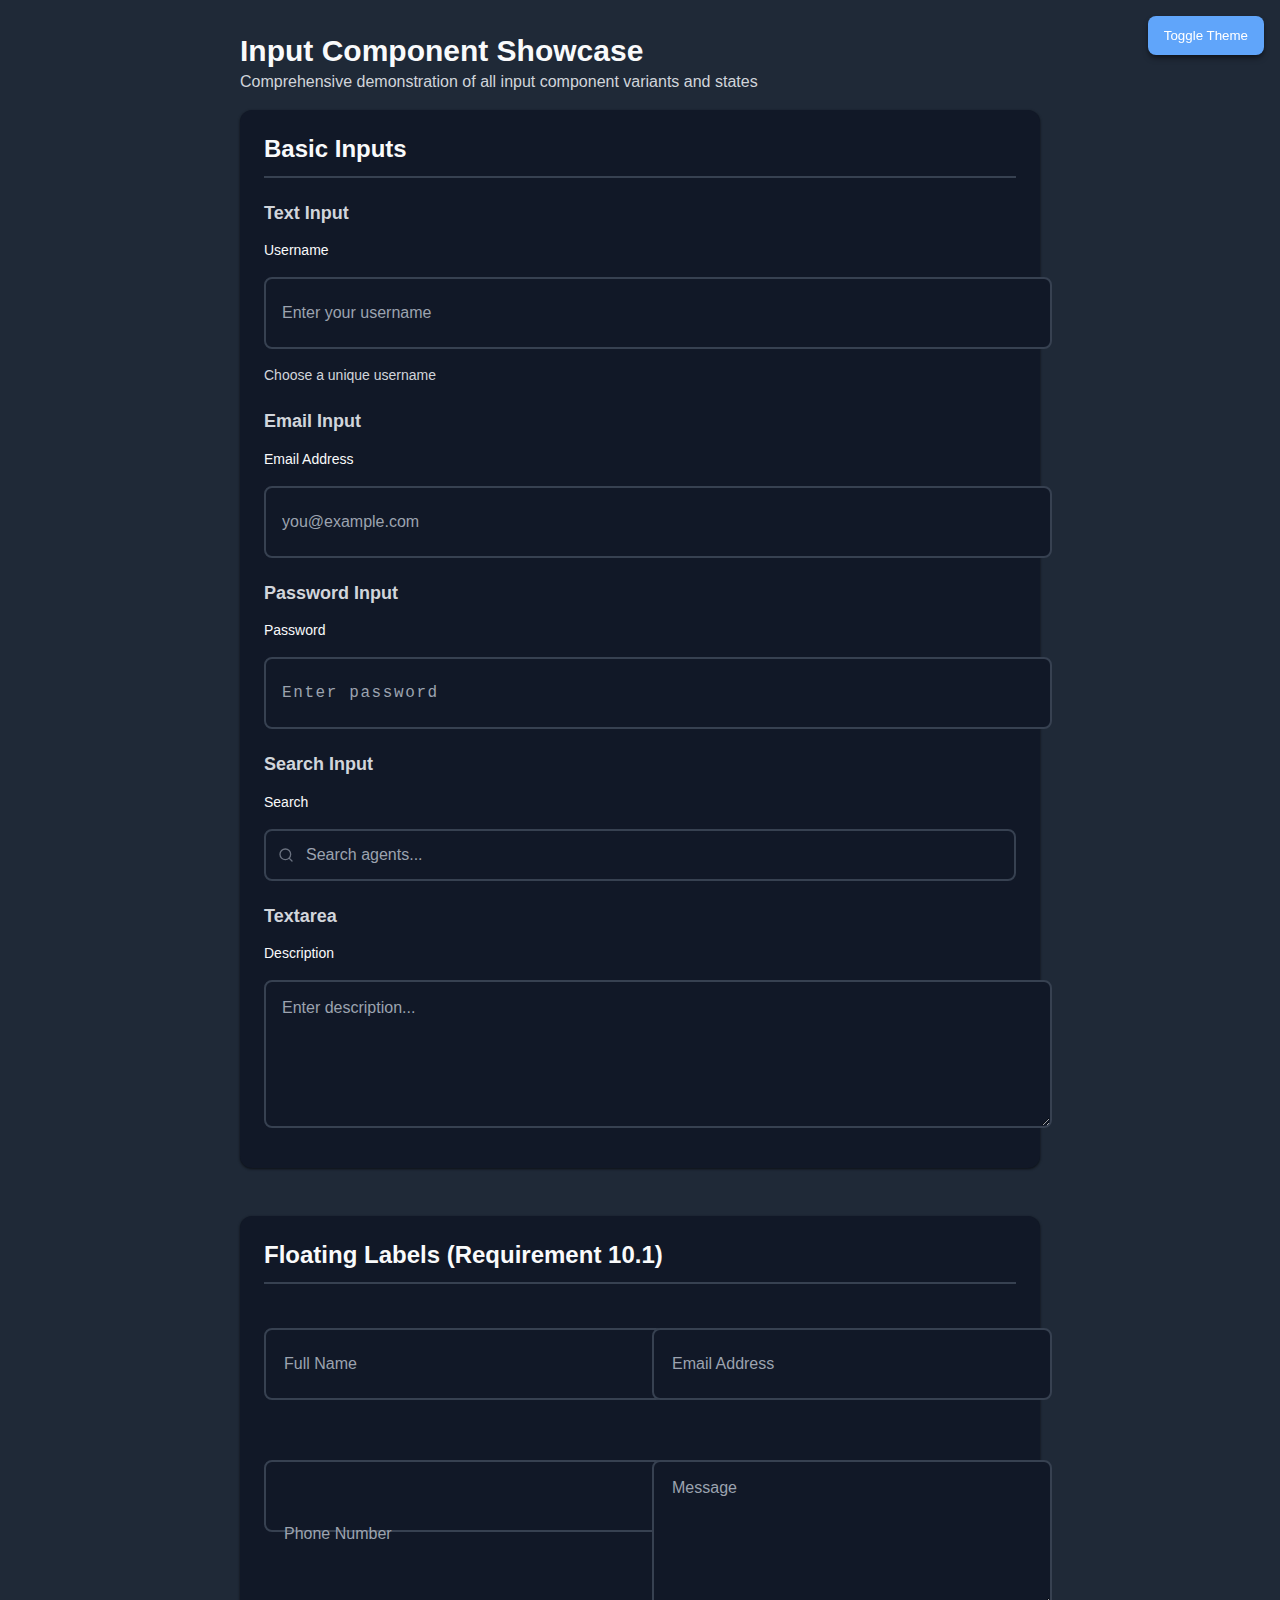
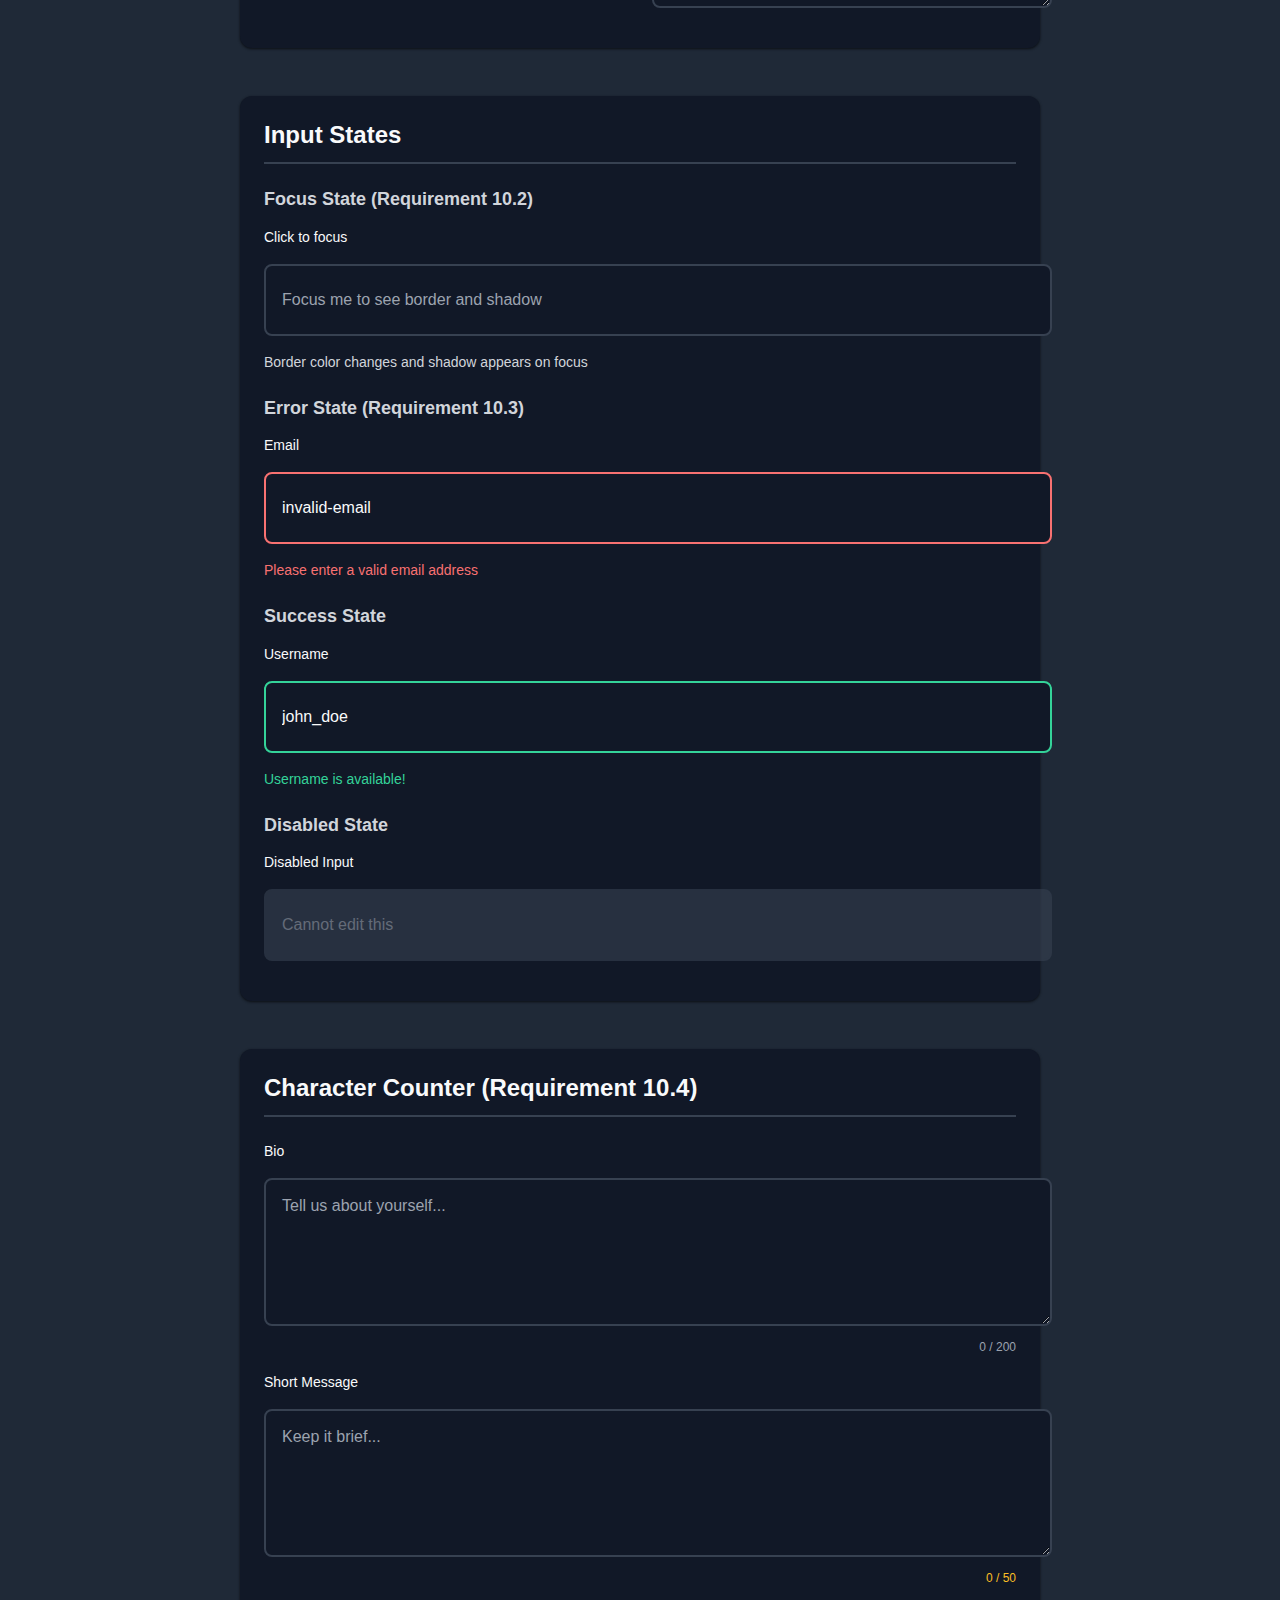
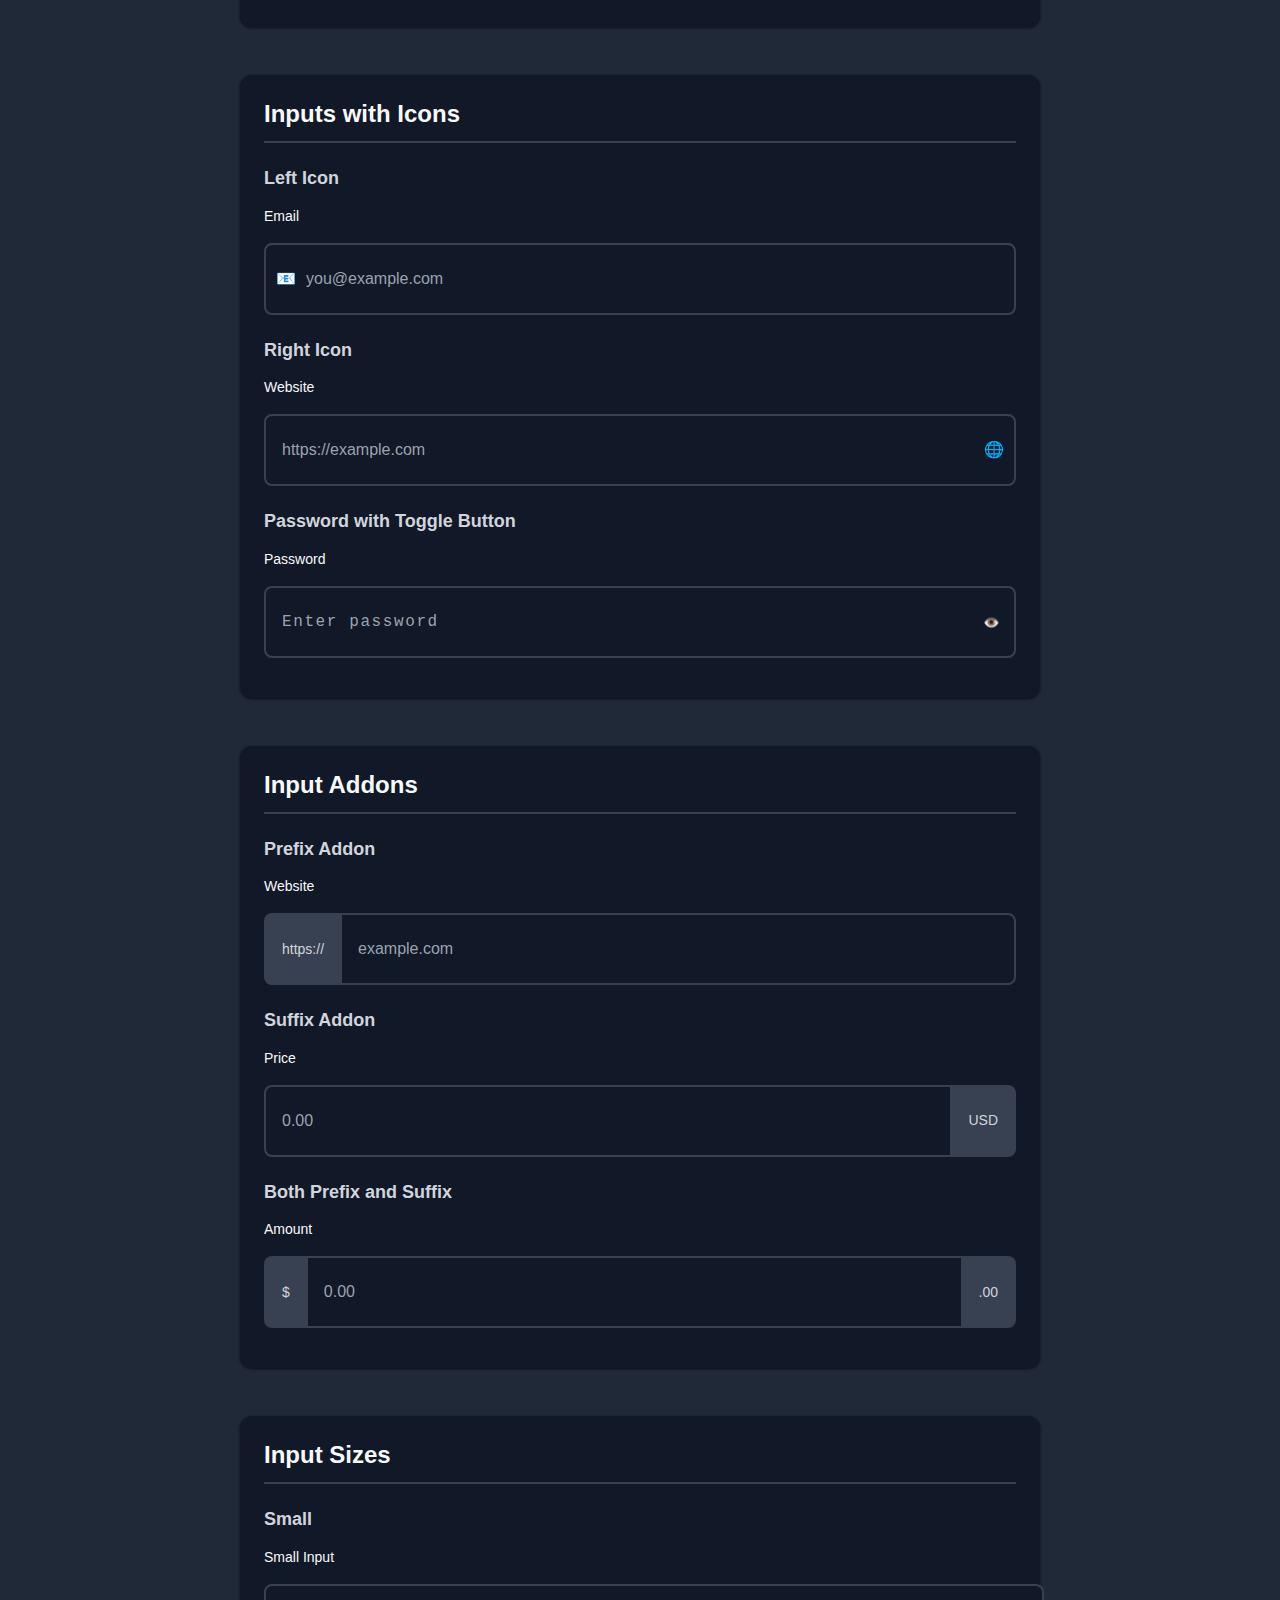
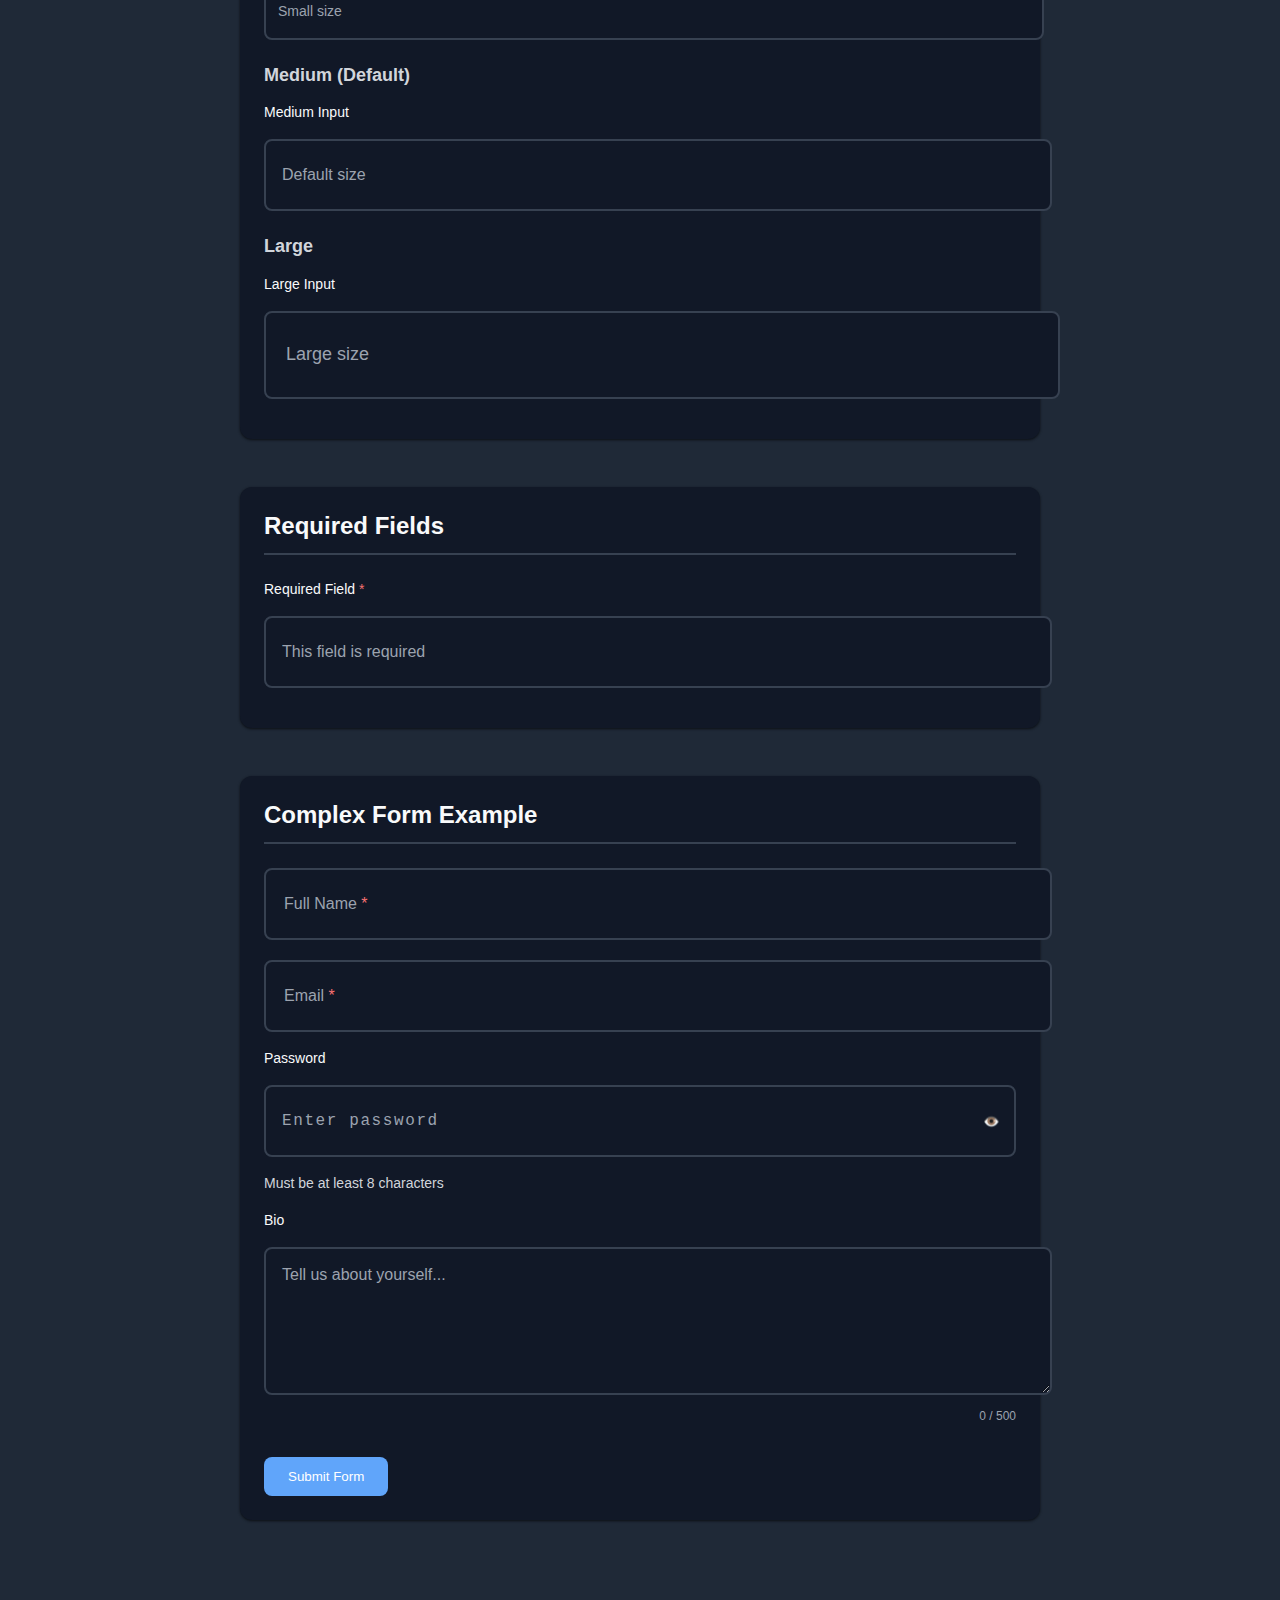
<file: demos/input-showcase.html>
<!DOCTYPE html>
<html lang="pt-BR">
<head>
    <meta charset="UTF-8">
    <meta name="viewport" content="width=device-width, initial-scale=1.0">
    <title>Input Component Showcase - Agentes AI</title>
    <link rel="stylesheet" href="../css/design-system.css">
    <link rel="stylesheet" href="../css/components/input.css">
    <style>
        body {
            padding: var(--spacing-8);
            max-width: 800px;
            margin: 0 auto;
        }
        
        .showcase-section {
            margin-bottom: var(--spacing-12);
            padding: var(--spacing-6);
            background-color: var(--color-bg-primary);
            border-radius: var(--radius-lg);
            box-shadow: var(--shadow-base);
        }
        
        .showcase-section h2 {
            margin-top: 0;
            margin-bottom: var(--spacing-6);
            padding-bottom: var(--spacing-3);
            border-bottom: 2px solid var(--color-border);
        }
        
        .showcase-section h3 {
            margin-top: var(--spacing-6);
            margin-bottom: var(--spacing-4);
            color: var(--color-text-secondary);
            font-size: var(--font-size-lg);
        }
        
        .demo-grid {
            display: grid;
            grid-template-columns: repeat(auto-fit, minmax(300px, 1fr));
            gap: var(--spacing-6);
        }
        
        .theme-toggle-demo {
            position: fixed;
            top: var(--spacing-4);
            right: var(--spacing-4);
            padding: var(--spacing-3) var(--spacing-4);
            background-color: var(--color-primary);
            color: white;
            border: none;
            border-radius: var(--radius-base);
            cursor: pointer;
            font-weight: var(--font-weight-medium);
            box-shadow: var(--shadow-md);
            transition: all var(--transition-fast);
        }
        
        .theme-toggle-demo:hover {
            transform: translateY(-2px);
            box-shadow: var(--shadow-lg);
        }
        
        .code-block {
            background-color: var(--color-bg-tertiary);
            padding: var(--spacing-4);
            border-radius: var(--radius-base);
            margin-top: var(--spacing-3);
            overflow-x: auto;
        }
        
        .code-block code {
            font-family: var(--font-family-mono);
            font-size: var(--font-size-sm);
            color: var(--color-text-primary);
        }
    </style>
</head>
<body>
    <button class="theme-toggle-demo" onclick="toggleTheme()">Toggle Theme</button>
    
    <h1>Input Component Showcase</h1>
    <p class="text-secondary">Comprehensive demonstration of all input component variants and states</p>
    
    <!-- Basic Inputs -->
    <section class="showcase-section">
        <h2>Basic Inputs</h2>
        
        <h3>Text Input</h3>
        <div class="input-group">
            <label class="input-group__label" for="text-basic">Username</label>
            <input type="text" id="text-basic" class="input" placeholder="Enter your username" />
            <span class="input-group__help">Choose a unique username</span>
        </div>
        
        <h3>Email Input</h3>
        <div class="input-group">
            <label class="input-group__label" for="email-basic">Email Address</label>
            <input type="email" id="email-basic" class="input" placeholder="you@example.com" />
        </div>
        
        <h3>Password Input</h3>
        <div class="input-group">
            <label class="input-group__label" for="password-basic">Password</label>
            <input type="password" id="password-basic" class="input" placeholder="Enter password" />
        </div>
        
        <h3>Search Input</h3>
        <div class="input-group">
            <label class="input-group__label" for="search-basic">Search</label>
            <input type="search" id="search-basic" class="input" placeholder="Search agents..." />
        </div>
        
        <h3>Textarea</h3>
        <div class="input-group">
            <label class="input-group__label" for="textarea-basic">Description</label>
            <textarea id="textarea-basic" class="input" placeholder="Enter description..." rows="4"></textarea>
        </div>
    </section>
    
    <!-- Floating Labels -->
    <section class="showcase-section">
        <h2>Floating Labels (Requirement 10.1)</h2>
        
        <div class="demo-grid">
            <div class="input-group input-group--floating">
                <input type="text" id="float-text" class="input" placeholder=" " />
                <label class="input-group__label" for="float-text">Full Name</label>
            </div>
            
            <div class="input-group input-group--floating">
                <input type="email" id="float-email" class="input" placeholder=" " />
                <label class="input-group__label" for="float-email">Email Address</label>
            </div>
            
            <div class="input-group input-group--floating">
                <input type="tel" id="float-phone" class="input" placeholder=" " />
                <label class="input-group__label" for="float-phone">Phone Number</label>
            </div>
            
            <div class="input-group input-group--floating">
                <textarea id="float-textarea" class="input" placeholder=" " rows="4"></textarea>
                <label class="input-group__label" for="float-textarea">Message</label>
            </div>
        </div>
    </section>
    
    <!-- Input States -->
    <section class="showcase-section">
        <h2>Input States</h2>
        
        <h3>Focus State (Requirement 10.2)</h3>
        <div class="input-group">
            <label class="input-group__label" for="focus-demo">Click to focus</label>
            <input type="text" id="focus-demo" class="input" placeholder="Focus me to see border and shadow" />
            <span class="input-group__help">Border color changes and shadow appears on focus</span>
        </div>
        
        <h3>Error State (Requirement 10.3)</h3>
        <div class="input-group">
            <label class="input-group__label" for="error-demo">Email</label>
            <input type="email" id="error-demo" class="input input--error" value="invalid-email" />
            <span class="input-group__error">Please enter a valid email address</span>
        </div>
        
        <h3>Success State</h3>
        <div class="input-group">
            <label class="input-group__label" for="success-demo">Username</label>
            <input type="text" id="success-demo" class="input input--success" value="john_doe" />
            <span class="input-group__success">Username is available!</span>
        </div>
        
        <h3>Disabled State</h3>
        <div class="input-group">
            <label class="input-group__label" for="disabled-demo">Disabled Input</label>
            <input type="text" id="disabled-demo" class="input" value="Cannot edit this" disabled />
        </div>
    </section>
    
    <!-- Character Counter -->
    <section class="showcase-section">
        <h2>Character Counter (Requirement 10.4)</h2>
        
        <div class="input-group">
            <label class="input-group__label" for="counter-demo">Bio</label>
            <textarea id="counter-demo" class="input" maxlength="200" placeholder="Tell us about yourself..." rows="4"></textarea>
            <span class="input-group__count" id="counter-display">0 / 200</span>
        </div>
        
        <div class="input-group">
            <label class="input-group__label" for="counter-warning">Short Message</label>
            <textarea id="counter-warning" class="input" maxlength="50" placeholder="Keep it brief..." rows="3"></textarea>
            <span class="input-group__count input-group__count--warning" id="counter-warning-display">0 / 50</span>
        </div>
    </section>
    
    <!-- Input with Icons -->
    <section class="showcase-section">
        <h2>Inputs with Icons</h2>
        
        <h3>Left Icon</h3>
        <div class="input-group">
            <label class="input-group__label" for="icon-left">Email</label>
            <div class="input-wrapper input-wrapper--icon-left">
                <span class="input-wrapper__icon-left">📧</span>
                <input type="email" id="icon-left" class="input" placeholder="you@example.com" />
            </div>
        </div>
        
        <h3>Right Icon</h3>
        <div class="input-group">
            <label class="input-group__label" for="icon-right">Website</label>
            <div class="input-wrapper input-wrapper--icon-right">
                <input type="url" id="icon-right" class="input" placeholder="https://example.com" />
                <span class="input-wrapper__icon-right">🌐</span>
            </div>
        </div>
        
        <h3>Password with Toggle Button</h3>
        <div class="input-group">
            <label class="input-group__label" for="password-toggle">Password</label>
            <div class="input-wrapper input-wrapper--icon-button">
                <input type="password" id="password-toggle" class="input" placeholder="Enter password" />
                <button type="button" class="input-wrapper__icon-button" onclick="togglePassword('password-toggle')" aria-label="Toggle password visibility">
                    👁️
                </button>
            </div>
        </div>
    </section>
    
    <!-- Input Addons -->
    <section class="showcase-section">
        <h2>Input Addons</h2>
        
        <h3>Prefix Addon</h3>
        <div class="input-group">
            <label class="input-group__label" for="addon-prefix">Website</label>
            <div class="input-addon-group">
                <span class="input-addon input-addon--prefix">https://</span>
                <input type="text" id="addon-prefix" class="input" placeholder="example.com" />
            </div>
        </div>
        
        <h3>Suffix Addon</h3>
        <div class="input-group">
            <label class="input-group__label" for="addon-suffix">Price</label>
            <div class="input-addon-group">
                <input type="number" id="addon-suffix" class="input" placeholder="0.00" />
                <span class="input-addon input-addon--suffix">USD</span>
            </div>
        </div>
        
        <h3>Both Prefix and Suffix</h3>
        <div class="input-group">
            <label class="input-group__label" for="addon-both">Amount</label>
            <div class="input-addon-group">
                <span class="input-addon input-addon--prefix">$</span>
                <input type="number" id="addon-both" class="input" placeholder="0.00" />
                <span class="input-addon input-addon--suffix">.00</span>
            </div>
        </div>
    </section>
    
    <!-- Input Sizes -->
    <section class="showcase-section">
        <h2>Input Sizes</h2>
        
        <h3>Small</h3>
        <div class="input-group">
            <label class="input-group__label" for="size-small">Small Input</label>
            <input type="text" id="size-small" class="input input--sm" placeholder="Small size" />
        </div>
        
        <h3>Medium (Default)</h3>
        <div class="input-group">
            <label class="input-group__label" for="size-medium">Medium Input</label>
            <input type="text" id="size-medium" class="input" placeholder="Default size" />
        </div>
        
        <h3>Large</h3>
        <div class="input-group">
            <label class="input-group__label" for="size-large">Large Input</label>
            <input type="text" id="size-large" class="input input--lg" placeholder="Large size" />
        </div>
    </section>
    
    <!-- Required Fields -->
    <section class="showcase-section">
        <h2>Required Fields</h2>
        
        <div class="input-group">
            <label class="input-group__label input-group__label--required" for="required-demo">Required Field</label>
            <input type="text" id="required-demo" class="input" placeholder="This field is required" required />
        </div>
    </section>
    
    <!-- Complex Example -->
    <section class="showcase-section">
        <h2>Complex Form Example</h2>
        
        <form onsubmit="event.preventDefault(); alert('Form submitted!');">
            <div class="input-group input-group--floating">
                <input type="text" id="form-name" class="input" placeholder=" " required />
                <label class="input-group__label input-group__label--required" for="form-name">Full Name</label>
            </div>
            
            <div class="input-group input-group--floating">
                <input type="email" id="form-email" class="input" placeholder=" " required />
                <label class="input-group__label input-group__label--required" for="form-email">Email</label>
            </div>
            
            <div class="input-group">
                <label class="input-group__label" for="form-password">Password</label>
                <div class="input-wrapper input-wrapper--icon-button">
                    <input type="password" id="form-password" class="input" placeholder="Enter password" required />
                    <button type="button" class="input-wrapper__icon-button" onclick="togglePassword('form-password')" aria-label="Toggle password visibility">
                        👁️
                    </button>
                </div>
                <span class="input-group__help">Must be at least 8 characters</span>
            </div>
            
            <div class="input-group">
                <label class="input-group__label" for="form-bio">Bio</label>
                <textarea id="form-bio" class="input" maxlength="500" placeholder="Tell us about yourself..." rows="4"></textarea>
                <span class="input-group__count" id="form-bio-count">0 / 500</span>
            </div>
            
            <button type="submit" style="padding: var(--spacing-3) var(--spacing-6); background-color: var(--color-primary); color: white; border: none; border-radius: var(--radius-base); cursor: pointer; font-weight: var(--font-weight-medium); margin-top: var(--spacing-4);">
                Submit Form
            </button>
        </form>
    </section>
    
    <script>
        // Theme toggle
        function toggleTheme() {
            const html = document.documentElement;
            const currentTheme = html.getAttribute('data-theme');
            const newTheme = currentTheme === 'dark' ? 'light' : 'dark';
            html.setAttribute('data-theme', newTheme);
        }
        
        // Password toggle
        function togglePassword(inputId) {
            const input = document.getElementById(inputId);
            if (input.type === 'password') {
                input.type = 'text';
            } else {
                input.type = 'password';
            }
        }
        
        // Character counter
        function updateCounter(textareaId, counterId) {
            const textarea = document.getElementById(textareaId);
            const counter = document.getElementById(counterId);
            const maxLength = textarea.getAttribute('maxlength');
            
            textarea.addEventListener('input', function() {
                const currentLength = this.value.length;
                counter.textContent = `${currentLength} / ${maxLength}`;
                
                // Update counter state
                counter.classList.remove('input-group__count--warning', 'input-group__count--error');
                
                if (currentLength >= maxLength) {
                    counter.classList.add('input-group__count--error');
                } else if (currentLength >= maxLength * 0.8) {
                    counter.classList.add('input-group__count--warning');
                }
            });
        }
        
        // Initialize counters
        updateCounter('counter-demo', 'counter-display');
        updateCounter('counter-warning', 'counter-warning-display');
        updateCounter('form-bio', 'form-bio-count');
        
        // Add has-value class for floating labels
        document.querySelectorAll('.input-group--floating .input').forEach(input => {
            input.addEventListener('input', function() {
                if (this.value) {
                    this.classList.add('has-value');
                } else {
                    this.classList.remove('has-value');
                }
            });
        });
        
        // Simulate form validation
        const emailInput = document.getElementById('form-email');
        if (emailInput) {
            emailInput.addEventListener('blur', function() {
                const emailRegex = /^[^\s@]+@[^\s@]+\.[^\s@]+$/;
                const errorSpan = this.parentElement.querySelector('.input-group__error');
                
                if (!emailRegex.test(this.value) && this.value) {
                    this.classList.add('input--error');
                    if (!errorSpan) {
                        const error = document.createElement('span');
                        error.className = 'input-group__error';
                        error.textContent = 'Please enter a valid email address';
                        this.parentElement.appendChild(error);
                    }
                } else {
                    this.classList.remove('input--error');
                    if (errorSpan) {
                        errorSpan.remove();
                    }
                }
            });
        }
    </script>
</body>
</html>
</file>
<file: css/components/button.css>
/**
 * Button Component Styles
 * Agentes IMG² - Interface Modernization
 * 
 * This file contains all button component styles including:
 * - Variants: primary, secondary, tertiary, danger
 * - States: default, hover, active, disabled, loading
 * - Sizes: small, medium, large
 * - Special: icon buttons
 * 
 * Requirements: 10.5, 10.6, 15.2
 */

/* ============================================================================
   BASE BUTTON STYLES
   ============================================================================ */

.btn {
  /* Layout */
  display: inline-flex;
  align-items: center;
  justify-content: center;
  gap: var(--spacing-2);
  
  /* Sizing */
  padding: var(--spacing-3) var(--spacing-4);
  min-height: 44px; /* Touch target size - Requirements 2.7, 11.2 */
  
  /* Typography */
  font-family: var(--font-family-base);
  font-size: var(--font-size-base);
  font-weight: var(--font-weight-medium);
  line-height: var(--line-height-tight);
  text-align: center;
  text-decoration: none;
  white-space: nowrap;
  
  /* Visual */
  border: none;
  border-radius: var(--radius-base);
  cursor: pointer;
  user-select: none;
  
  /* Transitions */
  transition: all var(--transition-fast);
  
  /* Prevent text selection */
  -webkit-user-select: none;
  -moz-user-select: none;
  -ms-user-select: none;
}

/* Remove default button styles */
.btn::-moz-focus-inner {
  border: 0;
  padding: 0;
}

/* Focus state for accessibility */
.btn:focus-visible {
  outline: 2px solid var(--color-primary);
  outline-offset: 2px;
}

/* ============================================================================
   BUTTON VARIANTS
   ============================================================================ */

/* Primary Button - Main actions (Play, Save) */
.btn--primary {
  background-color: var(--color-primary);
  color: #ffffff;
  box-shadow: var(--shadow-sm);
}

.btn--primary:hover:not(:disabled) {
  background-color: var(--color-primary-hover);
  transform: translateY(-1px);
  box-shadow: var(--shadow-md);
}

.btn--primary:active:not(:disabled) {
  background-color: var(--color-primary-hover);
  transform: translateY(0);
  box-shadow: var(--shadow-sm);
}

/* Secondary Button - Supporting actions (Load, Edit) */
.btn--secondary {
  background-color: var(--color-bg-tertiary);
  color: var(--color-text-primary);
  border: 1px solid var(--color-border);
  box-shadow: var(--shadow-sm);
}

.btn--secondary:hover:not(:disabled) {
  background-color: var(--color-bg-secondary);
  border-color: var(--color-border-hover);
  transform: translateY(-1px);
  box-shadow: var(--shadow-md);
}

.btn--secondary:active:not(:disabled) {
  background-color: var(--color-bg-tertiary);
  transform: translateY(0);
  box-shadow: var(--shadow-sm);
}

/* Tertiary Button - Low-emphasis actions (Cancel) */
.btn--tertiary {
  background-color: transparent;
  color: var(--color-text-secondary);
  border: none;
}

.btn--tertiary:hover:not(:disabled) {
  background-color: var(--color-bg-tertiary);
  color: var(--color-text-primary);
}

.btn--tertiary:active:not(:disabled) {
  background-color: var(--color-bg-secondary);
}

/* Danger Button - Destructive actions (Remove, Clear, Delete) */
.btn--danger {
  background-color: var(--color-error);
  color: #ffffff;
  box-shadow: var(--shadow-sm);
}

.btn--danger:hover:not(:disabled) {
  background-color: #dc2626; /* Red 600 */
  transform: translateY(-1px);
  box-shadow: var(--shadow-md);
}

.btn--danger:active:not(:disabled) {
  background-color: #dc2626;
  transform: translateY(0);
  box-shadow: var(--shadow-sm);
}

/* Danger Outline Variant - Less aggressive destructive actions */
.btn--danger-outline {
  background-color: transparent;
  color: var(--color-error);
  border: 1px solid var(--color-error);
}

.btn--danger-outline:hover:not(:disabled) {
  background-color: var(--color-error);
  color: #ffffff;
  transform: translateY(-1px);
  box-shadow: var(--shadow-md);
}

.btn--danger-outline:active:not(:disabled) {
  background-color: #dc2626;
  color: #ffffff;
  transform: translateY(0);
  box-shadow: var(--shadow-sm);
}

/* ============================================================================
   BUTTON STATES
   ============================================================================ */

/* Disabled State - Requirements 10.6, 15.7 */
.btn:disabled,
.btn[aria-disabled="true"] {
  opacity: 0.5;
  cursor: not-allowed;
  transform: none !important;
  box-shadow: none !important;
  pointer-events: none;
}

/* Loading State - Requirements 6.3 */
.btn--loading {
  position: relative;
  color: transparent;
  pointer-events: none;
}

.btn--loading .btn__text {
  visibility: hidden;
}

.btn--loading .btn__icon {
  visibility: hidden;
}

.btn--loading .btn__spinner {
  display: block;
}

/* ============================================================================
   BUTTON SIZES
   ============================================================================ */

/* Small Button */
.btn--sm {
  padding: var(--spacing-2) var(--spacing-3);
  font-size: var(--font-size-sm);
  min-height: 36px;
  gap: var(--spacing-1);
}

/* Medium Button (default) */
.btn--md {
  padding: var(--spacing-3) var(--spacing-4);
  font-size: var(--font-size-base);
  min-height: 44px;
  gap: var(--spacing-2);
}

/* Large Button */
.btn--lg {
  padding: var(--spacing-4) var(--spacing-6);
  font-size: var(--font-size-lg);
  min-height: 52px;
  gap: var(--spacing-2);
}

/* ============================================================================
   BUTTON MODIFIERS
   ============================================================================ */

/* Full Width Button */
.btn--block {
  display: flex;
  width: 100%;
}

/* Icon Only Button */
.icon-btn {
  display: inline-flex;
  align-items: center;
  justify-content: center;
  padding: var(--spacing-2);
  min-width: 44px;
  min-height: 44px;
  border: none;
  border-radius: var(--radius-base);
  background-color: transparent;
  color: var(--color-text-secondary);
  cursor: pointer;
  transition: all var(--transition-fast);
}

.icon-btn:hover:not(:disabled) {
  background-color: var(--color-bg-tertiary);
  color: var(--color-text-primary);
}

.icon-btn:active:not(:disabled) {
  background-color: var(--color-bg-secondary);
  transform: scale(0.95);
}

.icon-btn:disabled {
  opacity: 0.5;
  cursor: not-allowed;
  pointer-events: none;
}

.icon-btn:focus-visible {
  outline: 2px solid var(--color-primary);
  outline-offset: 2px;
}

/* Small Icon Button */
.icon-btn--sm {
  padding: var(--spacing-1);
  min-width: 36px;
  min-height: 36px;
}

/* Large Icon Button */
.icon-btn--lg {
  padding: var(--spacing-3);
  min-width: 52px;
  min-height: 52px;
}

/* ============================================================================
   BUTTON CHILDREN ELEMENTS
   ============================================================================ */

/* Button Icon */
.btn__icon {
  display: inline-flex;
  align-items: center;
  justify-content: center;
  width: 1em;
  height: 1em;
  flex-shrink: 0;
}

.btn__icon svg {
  width: 100%;
  height: 100%;
  fill: currentColor;
}

/* Button Text */
.btn__text {
  display: inline-block;
}

/* Button Spinner (Loading State) */
.btn__spinner {
  display: none;
  position: absolute;
  top: 50%;
  left: 50%;
  transform: translate(-50%, -50%);
  width: 1em;
  height: 1em;
}

.btn__spinner svg {
  width: 100%;
  height: 100%;
  animation: spin 1s linear infinite;
}

@keyframes spin {
  from {
    transform: rotate(0deg);
  }
  to {
    transform: rotate(360deg);
  }
}

/* ============================================================================
   BUTTON GROUPS
   ============================================================================ */

/* Button Group Container - Requirements 15.4 */
.button-group {
  display: inline-flex;
  gap: var(--spacing-2); /* Minimum 8px gap - Requirements 15.4 */
  align-items: center;
  flex-wrap: wrap;
}

/* Vertical Button Group */
.button-group--vertical {
  flex-direction: column;
  align-items: stretch;
}

.button-group--vertical .btn {
  width: 100%;
}

/* Attached Button Group (no gap) */
.button-group--attached {
  gap: 0;
}

.button-group--attached .btn:not(:first-child):not(:last-child) {
  border-radius: 0;
}

.button-group--attached .btn:first-child {
  border-top-right-radius: 0;
  border-bottom-right-radius: 0;
}

.button-group--attached .btn:last-child {
  border-top-left-radius: 0;
  border-bottom-left-radius: 0;
}

/* ============================================================================
   RESPONSIVE STYLES
   ============================================================================ */

/* Mobile: Stack buttons vertically - Requirements 15.6 */
@media (max-width: 767px) {
  .button-group--mobile-stack {
    flex-direction: column;
    width: 100%;
  }
  
  .button-group--mobile-stack .btn {
    width: 100%;
  }
  
  /* Ensure touch targets are adequate on mobile */
  .btn {
    min-height: 44px;
  }
  
  .icon-btn {
    min-width: 44px;
    min-height: 44px;
  }
}

/* ============================================================================
   DARK THEME ADJUSTMENTS
   ============================================================================ */

[data-theme="dark"] .btn--secondary {
  background-color: var(--color-bg-tertiary);
  border-color: var(--color-border);
}

[data-theme="dark"] .btn--secondary:hover:not(:disabled) {
  background-color: var(--color-bg-secondary);
  border-color: var(--color-border-hover);
}

[data-theme="dark"] .btn--tertiary:hover:not(:disabled) {
  background-color: var(--color-bg-tertiary);
}

[data-theme="dark"] .icon-btn:hover:not(:disabled) {
  background-color: var(--color-bg-tertiary);
}

/* ============================================================================
   ACCESSIBILITY ENHANCEMENTS
   ============================================================================ */

/* High contrast mode support */
@media (prefers-contrast: high) {
  .btn {
    border: 2px solid currentColor;
  }
  
  .btn--primary,
  .btn--danger {
    border-color: transparent;
  }
}

/* Reduced motion support - Requirements 12.4, 14.6 */
@media (prefers-reduced-motion: reduce) {
  .btn,
  .icon-btn,
  .btn__spinner svg {
    transition-duration: 0.01ms !important;
    animation-duration: 0.01ms !important;
  }
  
  .btn:hover:not(:disabled),
  .btn--primary:hover:not(:disabled),
  .btn--secondary:hover:not(:disabled),
  .btn--danger:hover:not(:disabled) {
    transform: none !important;
  }
}

/* ============================================================================
   PRINT STYLES
   ============================================================================ */

@media print {
  .btn,
  .icon-btn {
    box-shadow: none !important;
    transform: none !important;
  }
}
</file>
<file: css/components/input.css>
/**
 * Input Component Styles
 * Agentes IMG² - Interface Modernization
 * 
 * This file contains all input component styles including:
 * - Types: text, password, textarea, search
 * - Floating label implementation
 * - States: default, focus, error, success, disabled
 * - Input group wrapper styles
 * 
 * Requirements: 10.1, 10.2, 10.3, 10.4
 */

/* ============================================================================
   INPUT GROUP WRAPPER
   ============================================================================ */

.input-group {
  display: flex;
  flex-direction: column;
  gap: var(--spacing-2);
  margin-bottom: var(--spacing-4);
  width: 100%;
}

/* ============================================================================
   BASE INPUT STYLES
   ============================================================================ */

.input {
  /* Layout */
  display: block;
  width: 100%;
  
  /* Sizing */
  padding: var(--spacing-3) var(--spacing-4);
  min-height: 44px; /* Touch target size - Requirements 2.7, 11.2 */
  
  /* Typography */
  font-family: var(--font-family-base);
  font-size: var(--font-size-base);
  line-height: var(--line-height-normal);
  color: var(--color-text-primary);
  
  /* Visual */
  background-color: var(--color-bg-primary);
  border: 2px solid var(--color-border);
  border-radius: var(--radius-base);
  
  /* Transitions - Requirement 10.2 */
  transition: all var(--transition-fast);
  
  /* Remove default appearance */
  appearance: none;
  -webkit-appearance: none;
  -moz-appearance: none;
}

/* Placeholder styling */
.input::placeholder {
  color: var(--color-text-tertiary);
  opacity: 1;
}

.input::-webkit-input-placeholder {
  color: var(--color-text-tertiary);
}

.input::-moz-placeholder {
  color: var(--color-text-tertiary);
}

.input:-ms-input-placeholder {
  color: var(--color-text-tertiary);
}

/* ============================================================================
   INPUT STATES
   ============================================================================ */

/* Focus State - Requirement 10.2 */
.input:focus {
  outline: none;
  border-color: var(--color-primary);
  box-shadow: 0 0 0 3px var(--color-primary-light);
}

/* Hover State */
.input:hover:not(:disabled):not(:focus) {
  border-color: var(--color-border-hover);
}

/* Error State - Requirement 10.3 */
.input--error,
.input.error {
  border-color: var(--color-error);
  background-color: var(--color-bg-primary);
}

.input--error:focus,
.input.error:focus {
  border-color: var(--color-error);
  box-shadow: 0 0 0 3px rgba(239, 68, 68, 0.1);
}

/* Success State */
.input--success,
.input.success {
  border-color: var(--color-success);
  background-color: var(--color-bg-primary);
}

.input--success:focus,
.input.success:focus {
  border-color: var(--color-success);
  box-shadow: 0 0 0 3px rgba(16, 185, 129, 0.1);
}

/* Disabled State */
.input:disabled,
.input[aria-disabled="true"] {
  background-color: var(--color-bg-tertiary);
  color: var(--color-text-tertiary);
  cursor: not-allowed;
  opacity: 0.6;
  border-color: var(--color-border);
}

/* ============================================================================
   INPUT TYPES
   ============================================================================ */

/* Text Input (default) */
input[type="text"].input,
input[type="email"].input,
input[type="url"].input,
input[type="tel"].input,
input[type="number"].input {
  /* Inherits base .input styles */
}

/* Password Input */
input[type="password"].input {
  font-family: var(--font-family-mono);
  letter-spacing: 0.1em;
}

/* Search Input */
input[type="search"].input {
  padding-left: var(--spacing-10);
  background-image: url("data:image/svg+xml,%3Csvg xmlns='http://www.w3.org/2000/svg' width='16' height='16' viewBox='0 0 24 24' fill='none' stroke='%236b7280' stroke-width='2' stroke-linecap='round' stroke-linejoin='round'%3E%3Ccircle cx='11' cy='11' r='8'%3E%3C/circle%3E%3Cpath d='m21 21-4.35-4.35'%3E%3C/path%3E%3C/svg%3E");
  background-repeat: no-repeat;
  background-position: var(--spacing-3) center;
  background-size: 16px 16px;
}

/* Remove search input clear button in WebKit browsers */
input[type="search"].input::-webkit-search-cancel-button {
  -webkit-appearance: none;
  appearance: none;
}

/* Textarea */
textarea.input {
  min-height: 120px;
  resize: vertical;
  padding: var(--spacing-3) var(--spacing-4);
  line-height: var(--line-height-relaxed);
}

/* ============================================================================
   FLOATING LABEL IMPLEMENTATION - Requirement 10.1
   ============================================================================ */

.input-group--floating {
  position: relative;
  margin-top: var(--spacing-5);
}

.input-group--floating .input {
  padding: var(--spacing-4) var(--spacing-4) var(--spacing-2) var(--spacing-4);
}

.input-group--floating .input-group__label {
  position: absolute;
  left: var(--spacing-4);
  top: 50%;
  transform: translateY(-50%);
  color: var(--color-text-tertiary);
  font-size: var(--font-size-base);
  pointer-events: none;
  transition: all var(--transition-fast);
  background-color: transparent;
  padding: 0 var(--spacing-1);
  z-index: 1;
}

/* Floating label active state (when input has focus or content) */
.input-group--floating .input:focus ~ .input-group__label,
.input-group--floating .input:not(:placeholder-shown) ~ .input-group__label,
.input-group--floating .input.has-value ~ .input-group__label {
  top: 0;
  transform: translateY(-50%);
  font-size: var(--font-size-sm);
  color: var(--color-primary);
  background-color: var(--color-bg-primary);
}

/* Floating label for textarea */
.input-group--floating textarea.input ~ .input-group__label {
  top: var(--spacing-4);
  transform: translateY(0);
}

.input-group--floating textarea.input:focus ~ .input-group__label,
.input-group--floating textarea.input:not(:placeholder-shown) ~ .input-group__label,
.input-group--floating textarea.input.has-value ~ .input-group__label {
  top: 0;
  transform: translateY(-50%);
}

/* Floating label error state */
.input-group--floating .input--error:focus ~ .input-group__label,
.input-group--floating .input--error:not(:placeholder-shown) ~ .input-group__label,
.input-group--floating .input.error:focus ~ .input-group__label,
.input-group--floating .input.error:not(:placeholder-shown) ~ .input-group__label {
  color: var(--color-error);
}

/* Floating label success state */
.input-group--floating .input--success:focus ~ .input-group__label,
.input-group--floating .input--success:not(:placeholder-shown) ~ .input-group__label,
.input-group--floating .input.success:focus ~ .input-group__label,
.input-group--floating .input.success:not(:placeholder-shown) ~ .input-group__label {
  color: var(--color-success);
}

/* ============================================================================
   INPUT GROUP CHILDREN ELEMENTS
   ============================================================================ */

/* Label (non-floating) */
.input-group__label {
  display: block;
  font-size: var(--font-size-sm);
  font-weight: var(--font-weight-medium);
  color: var(--color-text-primary);
  margin-bottom: var(--spacing-2);
}

/* Required indicator */
.input-group__label--required::after {
  content: " *";
  color: var(--color-error);
}

/* Help Text */
.input-group__help {
  display: block;
  font-size: var(--font-size-sm);
  color: var(--color-text-secondary);
  margin-top: var(--spacing-2);
}

/* Error Message - Requirement 10.3 */
.input-group__error {
  display: block;
  font-size: var(--font-size-sm);
  color: var(--color-error);
  margin-top: var(--spacing-2);
  font-weight: var(--font-weight-medium);
}

.input-group__error[hidden] {
  display: none;
}

/* Success Message */
.input-group__success {
  display: block;
  font-size: var(--font-size-sm);
  color: var(--color-success);
  margin-top: var(--spacing-2);
  font-weight: var(--font-weight-medium);
}

/* Character Count - Requirement 10.4 */
.input-group__count {
  display: block;
  font-size: var(--font-size-xs);
  color: var(--color-text-tertiary);
  text-align: right;
  margin-top: var(--spacing-1);
}

.input-group__count--warning {
  color: var(--color-warning);
}

.input-group__count--error {
  color: var(--color-error);
}

/* ============================================================================
   INPUT WRAPPER (for icons and addons)
   ============================================================================ */

.input-wrapper {
  position: relative;
  display: flex;
  align-items: center;
  width: 100%;
}

.input-wrapper .input {
  flex: 1;
}

/* Input with left icon */
.input-wrapper--icon-left .input {
  padding-left: var(--spacing-10);
}

.input-wrapper__icon-left {
  position: absolute;
  left: var(--spacing-3);
  top: 50%;
  transform: translateY(-50%);
  color: var(--color-text-tertiary);
  pointer-events: none;
  display: flex;
  align-items: center;
  justify-content: center;
  width: 20px;
  height: 20px;
}

/* Input with right icon */
.input-wrapper--icon-right .input {
  padding-right: var(--spacing-10);
}

.input-wrapper__icon-right {
  position: absolute;
  right: var(--spacing-3);
  top: 50%;
  transform: translateY(-50%);
  color: var(--color-text-tertiary);
  display: flex;
  align-items: center;
  justify-content: center;
  width: 20px;
  height: 20px;
}

/* Icon button (e.g., password reveal toggle) */
.input-wrapper__icon-button {
  position: absolute;
  right: var(--spacing-2);
  top: 50%;
  transform: translateY(-50%);
  background: none;
  border: none;
  padding: var(--spacing-2);
  cursor: pointer;
  color: var(--color-text-tertiary);
  border-radius: var(--radius-sm);
  transition: all var(--transition-fast);
  display: flex;
  align-items: center;
  justify-content: center;
}

.input-wrapper__icon-button:hover {
  color: var(--color-text-primary);
  background-color: var(--color-bg-tertiary);
}

.input-wrapper__icon-button:focus {
  outline: 2px solid var(--color-primary);
  outline-offset: 2px;
}

/* Adjust input padding when icon button is present */
.input-wrapper--icon-button .input {
  padding-right: var(--spacing-10);
}

/* ============================================================================
   INPUT SIZES
   ============================================================================ */

/* Small Input */
.input--sm {
  padding: var(--spacing-2) var(--spacing-3);
  font-size: var(--font-size-sm);
  min-height: 36px;
}

.input-group--floating .input--sm {
  padding: var(--spacing-3) var(--spacing-3) var(--spacing-1) var(--spacing-3);
}

/* Large Input */
.input--lg {
  padding: var(--spacing-4) var(--spacing-5);
  font-size: var(--font-size-lg);
  min-height: 52px;
}

.input-group--floating .input--lg {
  padding: var(--spacing-5) var(--spacing-5) var(--spacing-3) var(--spacing-5);
}

/* ============================================================================
   INPUT ADDONS (prefix/suffix text)
   ============================================================================ */

.input-addon-group {
  display: flex;
  align-items: stretch;
  width: 100%;
}

.input-addon {
  display: flex;
  align-items: center;
  padding: var(--spacing-3) var(--spacing-4);
  background-color: var(--color-bg-tertiary);
  border: 2px solid var(--color-border);
  color: var(--color-text-secondary);
  font-size: var(--font-size-sm);
  white-space: nowrap;
}

.input-addon--prefix {
  border-right: none;
  border-top-left-radius: var(--radius-base);
  border-bottom-left-radius: var(--radius-base);
}

.input-addon--suffix {
  border-left: none;
  border-top-right-radius: var(--radius-base);
  border-bottom-right-radius: var(--radius-base);
}

.input-addon-group .input {
  border-radius: 0;
}

.input-addon-group .input:first-child {
  border-top-left-radius: var(--radius-base);
  border-bottom-left-radius: var(--radius-base);
}

.input-addon-group .input:last-child {
  border-top-right-radius: var(--radius-base);
  border-bottom-right-radius: var(--radius-base);
}

/* ============================================================================
   RESPONSIVE STYLES
   ============================================================================ */

/* Mobile: Ensure minimum font size to prevent zoom - Requirement 11.4 */
@media (max-width: 767px) {
  .input {
    font-size: 16px; /* Minimum 16px to prevent iOS zoom */
  }
  
  .input--sm {
    font-size: 16px;
  }
  
  /* Ensure touch targets are adequate */
  .input {
    min-height: 44px;
  }
  
  .input-wrapper__icon-button {
    min-width: 44px;
    min-height: 44px;
  }
}

/* ============================================================================
   DARK THEME ADJUSTMENTS
   ============================================================================ */

[data-theme="dark"] .input {
  background-color: var(--color-bg-secondary);
  border-color: var(--color-border);
  color: var(--color-text-primary);
}

[data-theme="dark"] .input:focus {
  border-color: var(--color-primary);
  box-shadow: 0 0 0 3px rgba(96, 165, 250, 0.2);
}

[data-theme="dark"] .input:disabled {
  background-color: var(--color-bg-tertiary);
}

[data-theme="dark"] .input-addon {
  background-color: var(--color-bg-tertiary);
  border-color: var(--color-border);
}

[data-theme="dark"] .input-group--floating .input:focus ~ .input-group__label,
[data-theme="dark"] .input-group--floating .input:not(:placeholder-shown) ~ .input-group__label,
[data-theme="dark"] .input-group--floating .input.has-value ~ .input-group__label {
  background-color: var(--color-bg-secondary);
}

[data-theme="dark"] input[type="search"].input {
  background-image: url("data:image/svg+xml,%3Csvg xmlns='http://www.w3.org/2000/svg' width='16' height='16' viewBox='0 0 24 24' fill='none' stroke='%23d1d5db' stroke-width='2' stroke-linecap='round' stroke-linejoin='round'%3E%3Ccircle cx='11' cy='11' r='8'%3E%3C/circle%3E%3Cpath d='m21 21-4.35-4.35'%3E%3C/path%3E%3C/svg%3E");
}

/* ============================================================================
   ACCESSIBILITY ENHANCEMENTS
   ============================================================================ */

/* High contrast mode support */
@media (prefers-contrast: high) {
  .input {
    border-width: 3px;
  }
  
  .input:focus {
    outline: 3px solid currentColor;
    outline-offset: 2px;
  }
}

/* Reduced motion support - Requirements 12.4, 14.6 */
@media (prefers-reduced-motion: reduce) {
  .input,
  .input-group__label,
  .input-wrapper__icon-button {
    transition-duration: 0.01ms !important;
  }
}

/* ============================================================================
   PRINT STYLES
   ============================================================================ */

@media print {
  .input {
    border: 1px solid #000;
    box-shadow: none !important;
  }
  
  .input-wrapper__icon-button {
    display: none;
  }
}
</file>
<file: css/design-system.css>
/**
 * Design System Foundation
 * Agentes IMG² - Interface Modernization
 * 
 * This file contains all design tokens (CSS custom properties) for the application.
 * It defines colors, spacing, typography, shadows, transitions, and other design values
 * for both light and dark themes.
 */

/* ============================================================================
   ROOT VARIABLES - Light Theme (Default)
   ============================================================================ */

:root {
  /* Color Palette - Primary (Dark Theme) */
  --color-primary: #60a5fa;        /* Blue 400 */
  --color-primary-hover: #3b82f6;  /* Blue 500 */
  --color-primary-light: #1e3a8a;  /* Blue 900 */
  
  /* Color Palette - Secondary & Accent */
  --color-secondary: #a78bfa;      /* Violet 400 */
  --color-accent: #22d3ee;         /* Cyan 400 */
  
  /* Semantic Colors */
  --color-success: #34d399;        /* Green 400 */
  --color-warning: #fbbf24;        /* Amber 400 */
  --color-error: #f87171;          /* Red 400 */
  --color-info: #60a5fa;           /* Blue 400 */
  
  /* Background Colors (Dark Theme) */
  --color-bg-primary: #111827;     /* Gray 900 */
  --color-bg-secondary: #1f2937;   /* Gray 800 */
  --color-bg-tertiary: #374151;    /* Gray 700 */
  
  /* Text Colors (Dark Theme) */
  --color-text-primary: #f9fafb;   /* Gray 50 */
  --color-text-secondary: #d1d5db; /* Gray 300 */
  --color-text-tertiary: #9ca3af;  /* Gray 400 */
  
  /* Border Colors (Dark Theme) */
  --color-border: #374151;         /* Gray 700 */
  --color-border-hover: #4b5563;   /* Gray 600 */
  
  /* Typography */
  --font-family-base: -apple-system, BlinkMacSystemFont, 'Segoe UI', Roboto, 'Helvetica Neue', Arial, sans-serif;
  --font-family-mono: 'SF Mono', Monaco, 'Cascadia Code', 'Roboto Mono', Consolas, monospace;
  
  /* Font Sizes */
  --font-size-xs: 0.75rem;    /* 12px */
  --font-size-sm: 0.875rem;   /* 14px */
  --font-size-base: 1rem;     /* 16px */
  --font-size-lg: 1.125rem;   /* 18px */
  --font-size-xl: 1.25rem;    /* 20px */
  --font-size-2xl: 1.5rem;    /* 24px */
  --font-size-3xl: 1.875rem;  /* 30px */
  
  /* Font Weights */
  --font-weight-normal: 400;
  --font-weight-medium: 500;
  --font-weight-semibold: 600;
  --font-weight-bold: 700;
  
  /* Line Heights */
  --line-height-tight: 1.25;
  --line-height-normal: 1.5;
  --line-height-relaxed: 1.75;
  
  /* Spacing Scale */
  --spacing-1: 0.25rem;  /* 4px */
  --spacing-2: 0.5rem;   /* 8px */
  --spacing-3: 0.75rem;  /* 12px */
  --spacing-4: 1rem;     /* 16px */
  --spacing-5: 1.25rem;  /* 20px */
  --spacing-6: 1.5rem;   /* 24px */
  --spacing-8: 2rem;     /* 32px */
  --spacing-10: 2.5rem;  /* 40px */
  --spacing-12: 3rem;    /* 48px */
  --spacing-16: 4rem;    /* 64px */
  
  /* Shadows (Dark Theme) */
  --shadow-sm: 0 1px 2px 0 rgba(0, 0, 0, 0.3);
  --shadow-base: 0 1px 3px 0 rgba(0, 0, 0, 0.4), 0 1px 2px 0 rgba(0, 0, 0, 0.3);
  --shadow-md: 0 4px 6px -1px rgba(0, 0, 0, 0.4), 0 2px 4px -1px rgba(0, 0, 0, 0.3);
  --shadow-lg: 0 10px 15px -3px rgba(0, 0, 0, 0.4), 0 4px 6px -2px rgba(0, 0, 0, 0.3);
  --shadow-xl: 0 20px 25px -5px rgba(0, 0, 0, 0.4), 0 10px 10px -5px rgba(0, 0, 0, 0.3);
  
  /* Border Radius */
  --radius-sm: 0.25rem;  /* 4px */
  --radius-base: 0.5rem; /* 8px */
  --radius-lg: 0.75rem;  /* 12px */
  --radius-xl: 1rem;     /* 16px */
  --radius-full: 9999px; /* Fully rounded */
  
  /* Transitions */
  --transition-fast: 150ms cubic-bezier(0.4, 0, 0.2, 1);
  --transition-base: 300ms cubic-bezier(0.4, 0, 0.2, 1);
  --transition-slow: 500ms cubic-bezier(0.4, 0, 0.2, 1);
  --transition-spring: 500ms cubic-bezier(0.34, 1.56, 0.64, 1);
}

/* Dark theme is now the default and only theme */

/* ============================================================================
   BASE TYPOGRAPHY STYLES
   ============================================================================ */

body {
  font-family: var(--font-family-base);
  font-size: var(--font-size-base);
  line-height: var(--line-height-normal);
  color: var(--color-text-primary);
  background-color: var(--color-bg-secondary);
  -webkit-font-smoothing: antialiased;
  -moz-osx-font-smoothing: grayscale;
}

/* Headings */
h1, h2, h3, h4, h5, h6 {
  font-weight: var(--font-weight-semibold);
  line-height: var(--line-height-tight);
  color: var(--color-text-primary);
  margin: 0;
}

h1 {
  font-size: var(--font-size-3xl);
  font-weight: var(--font-weight-bold);
}

h2 {
  font-size: var(--font-size-2xl);
}

h3 {
  font-size: var(--font-size-xl);
}

h4 {
  font-size: var(--font-size-lg);
}

h5 {
  font-size: var(--font-size-base);
}

h6 {
  font-size: var(--font-size-sm);
}

/* Paragraphs */
p {
  margin: 0 0 var(--spacing-4) 0;
  color: var(--color-text-primary);
}

/* Links */
a {
  color: var(--color-primary);
  text-decoration: none;
  transition: color var(--transition-fast);
}

a:hover {
  color: var(--color-primary-hover);
  text-decoration: underline;
}

/* Code */
code, pre {
  font-family: var(--font-family-mono);
  font-size: var(--font-size-sm);
}

code {
  background-color: var(--color-bg-tertiary);
  padding: var(--spacing-1) var(--spacing-2);
  border-radius: var(--radius-sm);
  color: var(--color-text-primary);
}

pre {
  background-color: var(--color-bg-tertiary);
  padding: var(--spacing-4);
  border-radius: var(--radius-base);
  overflow-x: auto;
  color: var(--color-text-primary);
}

/* ============================================================================
   UTILITY CLASSES
   ============================================================================ */

/* Spacing Utilities */
.m-0 { margin: 0; }
.m-1 { margin: var(--spacing-1); }
.m-2 { margin: var(--spacing-2); }
.m-3 { margin: var(--spacing-3); }
.m-4 { margin: var(--spacing-4); }
.m-5 { margin: var(--spacing-5); }
.m-6 { margin: var(--spacing-6); }
.m-8 { margin: var(--spacing-8); }

.mt-0 { margin-top: 0; }
.mt-1 { margin-top: var(--spacing-1); }
.mt-2 { margin-top: var(--spacing-2); }
.mt-3 { margin-top: var(--spacing-3); }
.mt-4 { margin-top: var(--spacing-4); }
.mt-6 { margin-top: var(--spacing-6); }

.mb-0 { margin-bottom: 0; }
.mb-1 { margin-bottom: var(--spacing-1); }
.mb-2 { margin-bottom: var(--spacing-2); }
.mb-3 { margin-bottom: var(--spacing-3); }
.mb-4 { margin-bottom: var(--spacing-4); }
.mb-6 { margin-bottom: var(--spacing-6); }

.ml-0 { margin-left: 0; }
.ml-1 { margin-left: var(--spacing-1); }
.ml-2 { margin-left: var(--spacing-2); }
.ml-3 { margin-left: var(--spacing-3); }
.ml-4 { margin-left: var(--spacing-4); }

.mr-0 { margin-right: 0; }
.mr-1 { margin-right: var(--spacing-1); }
.mr-2 { margin-right: var(--spacing-2); }
.mr-3 { margin-right: var(--spacing-3); }
.mr-4 { margin-right: var(--spacing-4); }

.p-0 { padding: 0; }
.p-1 { padding: var(--spacing-1); }
.p-2 { padding: var(--spacing-2); }
.p-3 { padding: var(--spacing-3); }
.p-4 { padding: var(--spacing-4); }
.p-5 { padding: var(--spacing-5); }
.p-6 { padding: var(--spacing-6); }
.p-8 { padding: var(--spacing-8); }

.pt-0 { padding-top: 0; }
.pt-1 { padding-top: var(--spacing-1); }
.pt-2 { padding-top: var(--spacing-2); }
.pt-3 { padding-top: var(--spacing-3); }
.pt-4 { padding-top: var(--spacing-4); }
.pt-6 { padding-top: var(--spacing-6); }

.pb-0 { padding-bottom: 0; }
.pb-1 { padding-bottom: var(--spacing-1); }
.pb-2 { padding-bottom: var(--spacing-2); }
.pb-3 { padding-bottom: var(--spacing-3); }
.pb-4 { padding-bottom: var(--spacing-4); }
.pb-6 { padding-bottom: var(--spacing-6); }

.pl-0 { padding-left: 0; }
.pl-1 { padding-left: var(--spacing-1); }
.pl-2 { padding-left: var(--spacing-2); }
.pl-3 { padding-left: var(--spacing-3); }
.pl-4 { padding-left: var(--spacing-4); }

.pr-0 { padding-right: 0; }
.pr-1 { padding-right: var(--spacing-1); }
.pr-2 { padding-right: var(--spacing-2); }
.pr-3 { padding-right: var(--spacing-3); }
.pr-4 { padding-right: var(--spacing-4); }

/* Flexbox Utilities */
.flex { display: flex; }
.inline-flex { display: inline-flex; }
.flex-row { flex-direction: row; }
.flex-col { flex-direction: column; }
.flex-wrap { flex-wrap: wrap; }
.flex-nowrap { flex-wrap: nowrap; }

.items-start { align-items: flex-start; }
.items-center { align-items: center; }
.items-end { align-items: flex-end; }
.items-stretch { align-items: stretch; }

.justify-start { justify-content: flex-start; }
.justify-center { justify-content: center; }
.justify-end { justify-content: flex-end; }
.justify-between { justify-content: space-between; }
.justify-around { justify-content: space-around; }

.flex-1 { flex: 1; }
.flex-auto { flex: auto; }
.flex-none { flex: none; }

.gap-1 { gap: var(--spacing-1); }
.gap-2 { gap: var(--spacing-2); }
.gap-3 { gap: var(--spacing-3); }
.gap-4 { gap: var(--spacing-4); }
.gap-6 { gap: var(--spacing-6); }
.gap-8 { gap: var(--spacing-8); }

/* Grid Utilities */
.grid { display: grid; }
.grid-cols-1 { grid-template-columns: repeat(1, minmax(0, 1fr)); }
.grid-cols-2 { grid-template-columns: repeat(2, minmax(0, 1fr)); }
.grid-cols-3 { grid-template-columns: repeat(3, minmax(0, 1fr)); }
.grid-cols-4 { grid-template-columns: repeat(4, minmax(0, 1fr)); }

.col-span-1 { grid-column: span 1 / span 1; }
.col-span-2 { grid-column: span 2 / span 2; }
.col-span-3 { grid-column: span 3 / span 3; }
.col-span-4 { grid-column: span 4 / span 4; }

/* Text Utilities */
.text-left { text-align: left; }
.text-center { text-align: center; }
.text-right { text-align: right; }

.text-xs { font-size: var(--font-size-xs); }
.text-sm { font-size: var(--font-size-sm); }
.text-base { font-size: var(--font-size-base); }
.text-lg { font-size: var(--font-size-lg); }
.text-xl { font-size: var(--font-size-xl); }
.text-2xl { font-size: var(--font-size-2xl); }
.text-3xl { font-size: var(--font-size-3xl); }

.font-normal { font-weight: var(--font-weight-normal); }
.font-medium { font-weight: var(--font-weight-medium); }
.font-semibold { font-weight: var(--font-weight-semibold); }
.font-bold { font-weight: var(--font-weight-bold); }

.text-primary { color: var(--color-text-primary); }
.text-secondary { color: var(--color-text-secondary); }
.text-tertiary { color: var(--color-text-tertiary); }

/* Display Utilities */
.block { display: block; }
.inline-block { display: inline-block; }
.inline { display: inline; }
.hidden { display: none; }

/* Position Utilities */
.relative { position: relative; }
.absolute { position: absolute; }
.fixed { position: fixed; }
.sticky { position: sticky; }

/* Width Utilities */
.w-full { width: 100%; }
.w-auto { width: auto; }
.w-screen { width: 100vw; }

/* Height Utilities */
.h-full { height: 100%; }
.h-auto { height: auto; }
.h-screen { height: 100vh; }

/* Border Radius Utilities */
.rounded-sm { border-radius: var(--radius-sm); }
.rounded { border-radius: var(--radius-base); }
.rounded-lg { border-radius: var(--radius-lg); }
.rounded-xl { border-radius: var(--radius-xl); }
.rounded-full { border-radius: var(--radius-full); }

/* Shadow Utilities */
.shadow-sm { box-shadow: var(--shadow-sm); }
.shadow { box-shadow: var(--shadow-base); }
.shadow-md { box-shadow: var(--shadow-md); }
.shadow-lg { box-shadow: var(--shadow-lg); }
.shadow-xl { box-shadow: var(--shadow-xl); }
.shadow-none { box-shadow: none; }

/* Transition Utilities */
.transition-fast { transition: all var(--transition-fast); }
.transition { transition: all var(--transition-base); }
.transition-slow { transition: all var(--transition-slow); }

/* Overflow Utilities */
.overflow-auto { overflow: auto; }
.overflow-hidden { overflow: hidden; }
.overflow-visible { overflow: visible; }
.overflow-scroll { overflow: scroll; }

/* Screen Reader Only */
.sr-only {
  position: absolute;
  width: 1px;
  height: 1px;
  padding: 0;
  margin: -1px;
  overflow: hidden;
  clip: rect(0, 0, 0, 0);
  white-space: nowrap;
  border-width: 0;
}

/* ============================================================================
   ACCESSIBILITY - Reduced Motion Support
   ============================================================================ */

@media (prefers-reduced-motion: reduce) {
  *,
  *::before,
  *::after {
    animation-duration: 0.01ms !important;
    animation-iteration-count: 1 !important;
    transition-duration: 0.01ms !important;
    scroll-behavior: auto !important;
  }
}

/* ============================================================================
   RESPONSIVE BREAKPOINTS
   ============================================================================ */

/* Mobile: < 768px (default) */
/* Tablet: >= 768px */
/* Desktop: >= 1024px */
/* Large Desktop: >= 1280px */
</file>
